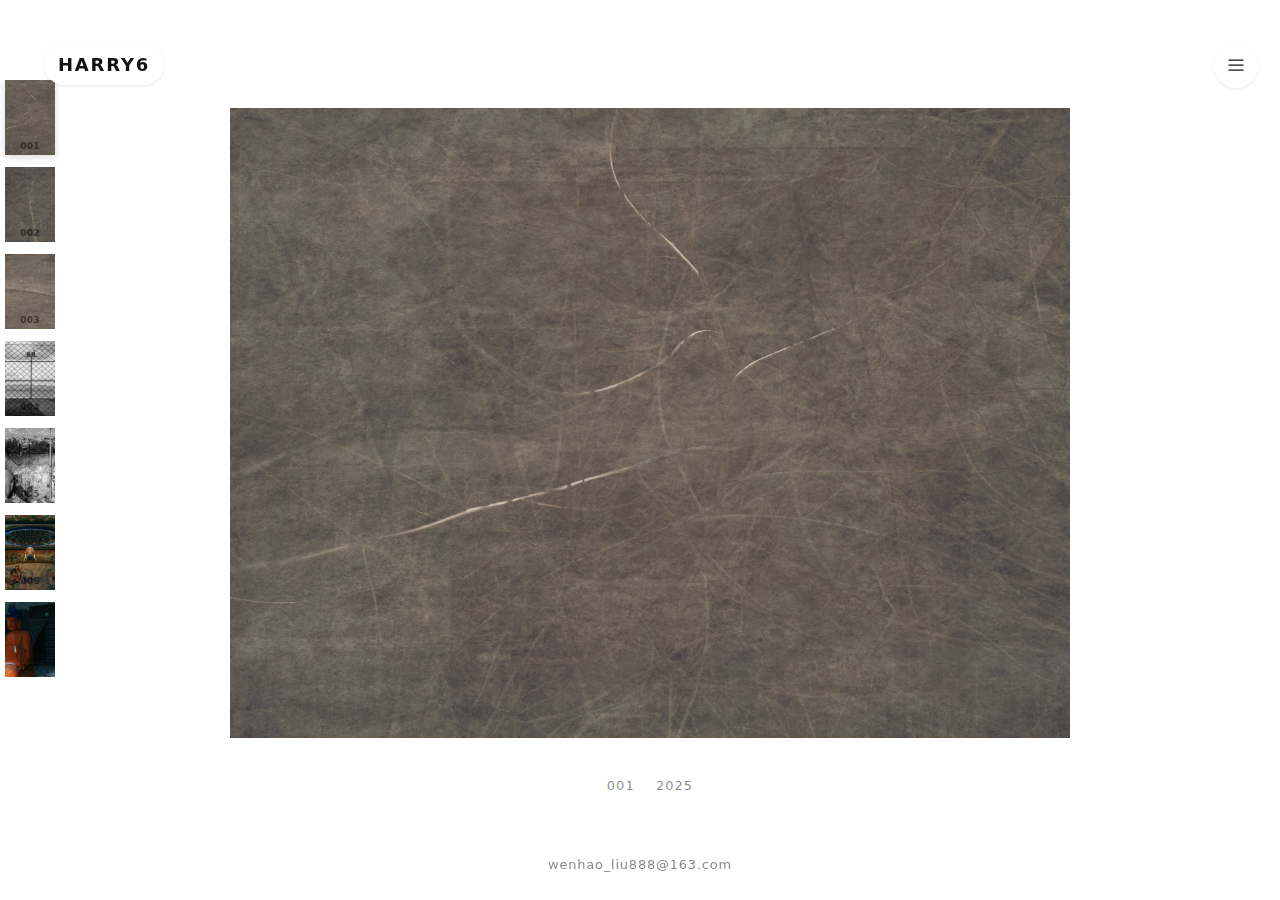
<file: images/index.html>
<!doctype html>
<html lang="en">
<head>
  <meta charset="utf-8" />
  <meta name="viewport" content="width=device-width, initial-scale=1" />
  <title>Images — HARRY6</title>

  <style>
    :root{
      --text:#111;
      --muted: rgba(0,0,0,.48);
      --line: rgba(0,0,0,.10);
      --leftPad: 56px;
      --accent: #F5C746;
    }
    *{ box-sizing:border-box; }
    html, body{
      margin:0;
      background:#fff;
      color:var(--text);
      font-family: ui-sans-serif, system-ui, -apple-system, "Segoe UI", Roboto, Arial, "PingFang SC","Microsoft YaHei", sans-serif;
      min-height: 100vh;
    }

    /* brand */
    .brand{
      position:fixed;
      top:44px;
      left:var(--leftPad);
      margin-left:-12px;
      z-index:1000;
      text-decoration:none;
      color:var(--text);
      font-weight:600;
      font-size:18px;
      letter-spacing:.10em;
      text-transform:uppercase;
      padding: 10px 14px;
      border-radius: 999px;
      background: rgba(255,255,255,0.85);
      box-shadow: 0 1px 3px rgba(0,0,0,0.1);
      transition: opacity .15s ease, box-shadow .15s ease;
    }
    .brand:hover{
      opacity:.78;
      box-shadow: 0 2px 6px rgba(0,0,0,0.15);
    }

    /* 顶部菜单按钮 */
    .menuToggle{
      display:none;
      position:fixed;
      top:44px;
      right:22px;
      width:44px;
      height:44px;
      border:none;
      background: rgba(255,255,255,0.85);
      border-radius: 999px;
      cursor:pointer;
      z-index:1001;
      box-shadow: 0 1px 3px rgba(0,0,0,0.1);
      transition: opacity .15s ease;
    }
    .menuToggle:hover{
      opacity:.75;
    }
    .menuToggle svg{
      width:20px;
      height:20px;
      stroke:var(--text);
      stroke-width:1.5;
      fill:none;
    }

    /* nav */
    .nav{
      position:fixed;
      left:var(--leftPad);
      top:50%;
      transform:translateY(-50%);
      z-index:1000;
      user-select:none;
    }
    .navItem{ margin: 18px 0; }

    .navBtn{
      display:inline-block;
      cursor:pointer;
      border:none;
      background: rgba(255,255,255,0.85);
      padding: 10px 12px;
      margin-left:-12px;
      font-size:15px;
      letter-spacing:.24em;
      text-transform:uppercase;
      color:var(--text);
      border-radius: 999px;
      box-shadow: 0 1px 3px rgba(0,0,0,0.1);
    }
    .navBtn:hover{
      color:var(--text);
      background: rgba(255,255,255,0.95);
      box-shadow: 0 2px 6px rgba(0,0,0,0.15);
    }
    .navBtn.is-active{ color:var(--text); }

    /* 主容器 */
    .container{
      display: flex;
      min-height: 100vh;
      padding-top: 80px;
      padding-bottom: 80px;
    }

    /* 左侧书签条 */
    .bookmarkStrip{
      width: 60px;
      flex-shrink: 0;
      display: flex;
      flex-direction: column;
      align-items: center;
      gap: 12px;
      padding: 0 10px;
      overflow-y: auto;
      max-height: calc(100vh - 160px);
      position: sticky;
      top: 80px;
    }

    .bookmark{
      width: 50px;
      height: 75px;
      background: #f5f5f5;
      cursor: pointer;
      position: relative;
      transition: all .2s ease;
      overflow: hidden;
    }
    .bookmark:hover{
      background: #e8e8e8;
    }
    .bookmark.active{
      background: var(--accent);
      box-shadow: 0 2px 8px rgba(0,0,0,0.15);
    }

    .bookmark img{
      width: 100%;
      height: 100%;
      object-fit: cover;
      display: block;
    }

    .bookmarkNum{
      position: absolute;
      bottom: 4px;
      left: 0;
      right: 0;
      text-align: center;
      font-size: 9px;
      font-weight: 600;
      letter-spacing: .02em;
      color: rgba(0,0,0,.5);
    }

    /* 主展示区 */
    .mainDisplay{
      flex: 1;
      display: flex;
      flex-direction: column;
      align-items: center;
      justify-content: center;
      padding: 0 80px 0 40px;
    }

    .imageWrapper{
      max-width: 100%;
      max-height: 70vh;
      display: flex;
      align-items: center;
      justify-content: center;
    }
    .imageWrapper img{
      max-width: 100%;
      max-height: 70vh;
      height: auto;
      display: block;
    }

    /* 极简信息显示 */
    .imageInfo{
      margin-top: 40px;
      text-align: center;
      font-size: 13px;
      letter-spacing: .08em;
      color: var(--muted);
    }
    .imageInfo span{
      margin: 0 8px;
    }

    /* email */
    .emailWrap{
      position: fixed;
      left: 50%;
      bottom: 28px;
      transform: translateX(-50%);
      z-index:1000;
      font-size:13px;
      letter-spacing:.06em;
      color:var(--muted);
      text-align: center;
    }
    .emailCopy{
      cursor:pointer;
      padding: 6px 10px;
      border:1px solid transparent;
      border-radius:999px;
      transition: border-color .15s ease, color .15s ease;
    }
    .emailCopy:hover{
      border-color: var(--line);
      color: var(--text);
    }

    /* 小屏幕设备调整 */
    @media (max-width: 1024px){
      :root{
        --leftPad: 22px;
      }
      .brand{ top:22px; }
      .menuToggle{ top:22px; }
      .nav{ display: none; }
      .menuToggle{ display: block; }

      .container{
        padding-top: 60px;
        flex-direction: column;
      }

      .bookmarkStrip{
        width: 100%;
        flex-direction: row;
        max-height: none;
        position: relative;
        top: 0;
        padding: 0 20px;
        gap: 8px;
        overflow-x: auto;
        order: 2;
        margin-top: 20px;
      }

      .bookmark{
        width: 45px;
        height: 65px;
        flex-shrink: 0;
      }

      .mainDisplay{
        padding: 0 20px;
        order: 1;
      }

      .imageWrapper img{
        max-height: 55vh;
      }
    }

    /* 全屏菜单 */
    .fullscreenMenu{
      display: none;
      position: fixed;
      top: 0;
      left: 0;
      width: 100vw;
      height: 100vh;
      background: #fff;
      z-index: 2000;
      opacity: 0;
      pointer-events: none;
      transition: opacity 0.3s ease;
      overflow-y: auto;
      padding: 80px 32px 32px;
    }
    .fullscreenMenu.is-open{
      opacity: 1;
      pointer-events: auto;
    }

    .menuCloseBtn{
      position: absolute;
      top: 32px;
      right: 32px;
      width: 44px;
      height: 44px;
      border: none;
      background: none;
      cursor: pointer;
      font-size: 32px;
      color: #000;
      line-height: 1;
      padding: 0;
    }
    .menuCloseBtn:hover{
      opacity: 0.6;
    }

    .menuCategoryTitle{
      font-size: 48px;
      font-weight: 300;
      letter-spacing: 0.02em;
      color: #000;
      padding: 32px 0 16px 0;
      margin: 0;
      border-bottom: 1px solid rgba(0,0,0,0.1);
    }

    .menuItem{
      display: block;
      font-size: 18px;
      font-weight: 400;
      letter-spacing: 0.04em;
      color: rgba(0,0,0,0.7);
      padding: 16px 0 16px 24px;
      text-decoration: none;
      transition: all 0.2s ease;
    }
    .menuItem:hover{
      color: #000;
      padding-left: 32px;
    }
    .menuItem .year{
      color: rgba(0,0,0,0.4);
      font-size: 14px;
      margin-left: 0.5em;
    }

    /* 全平台统一全屏菜单 */
    @media (min-width: 1025px){
      .menuToggle{
        display: block !important;
      }
      .nav{
        display: none !important;
      }
      .fullscreenMenu{
        display: block !important;
      }
    }

    @media (min-width: 768px) and (max-width: 1024px){
      .menuToggle{
        display: block !important;
      }
      .nav{
        display: none !important;
      }
      .fullscreenMenu{
        display: block !important;
      }
    }

    @media (max-width: 767px){
      .fullscreenMenu{
        display: block !important;
      }
      .menuToggle{
        display: block !important;
      }
    }
  </style>
</head>

<body>

  <a class="brand" href="../">HARRY6</a>

  <nav class="nav" aria-label="Primary">
    <div class="navItem" data-menu="projects"><button class="navBtn" type="button">PROJECTS</button></div>
    <div class="navItem" data-menu="images"><button class="navBtn" type="button">IMAGES</button></div>
    <div class="navItem" data-menu="about"><button class="navBtn" type="button">ABOUT</button></div>
  </nav>

  <button class="menuToggle" id="menuToggle" aria-label="Menu">
    <svg viewBox="0 0 24 24">
      <path d="M3 12h18M3 6h18M3 18h18"/>
    </svg>
  </button>

  <div class="container">
    <!-- 左侧书签条 -->
    <div class="bookmarkStrip" id="bookmarkStrip"></div>

    <!-- 主展示区 -->
    <div class="mainDisplay">
      <div class="imageWrapper">
        <img id="mainImage" src="" alt="">
      </div>
      <div class="imageInfo">
        <span id="infoNum">001</span>
        <span id="infoYear">2025</span>
      </div>
    </div>
  </div>

  <div class="emailWrap">
    <span id="emailCopy" class="emailCopy" title="Click to copy">wenhao_liu888@163.com</span>
  </div>

  <script>
    const REPO = location.pathname.split("/").filter(Boolean).length > 1 ? "/" + location.pathname.split("/")[1] + "/" : "/";
    const BASE = REPO;

    const PROJECTS = [
      { title: "Yellow River", year: "2025", href: BASE + "projects/yellow-river/" },
      { title: "Frontispiece", year: "2024", href: BASE + "projects/frontispiece/" },
      { title: "Formless Buddha", year: "2023", href: BASE + "projects/formless-buddha/" },
      { title: "Yellow", year: "2021", href: BASE + "projects/yellow/" }
    ];

    const IMAGES_HREF = BASE + "images/";
    const ABOUT_HREF = BASE + "about/";

    const isTouchDevice = 'ontouchstart' in window || navigator.maxTouchPoints > 0;
    const isIPad = window.innerWidth >= 768 && window.innerWidth <= 1024;

    const panel = document.createElement('div');
    panel.className = 'panel';
    panel.role = 'dialog';
    panel.setAttribute('aria-hidden', 'true');
    panel.innerHTML = '<ul class="panelList"></ul>';
    document.body.appendChild(panel);

    const panelList = panel.querySelector('.panelList');
    const items = Array.from(document.querySelectorAll('.navItem'));
    const btns = Array.from(document.querySelectorAll('.navBtn'));

    let activeKey = null;
    let closeTimer = null;

    function setActiveButton(key){
      btns.forEach(b => b.classList.remove('is-active'));
      const item = items.find(i => i.dataset.menu === key);
      if(item) item.querySelector('.navBtn').classList.add('is-active');
    }

    function renderList(list){
      panelList.innerHTML = list.map(it => `
        <li>
          <a class="panelLink" href="${it.href}">
            ${it.title} <span class="year">— ${it.year}</span>
          </a>
        </li>
      `).join('');
    }

    function positionPanelNearButton(btn){
      const r = btn.getBoundingClientRect();
      const gap = 14;
      let left = Math.round(r.right + gap);
      let top  = Math.round(r.top + r.height/2);

      panel.style.top = `${top}px`;
      panel.style.transform = 'translateY(-50%)';

      const panelWidth = Math.min(panel.offsetWidth || 360, window.innerWidth - 24);
      if(left + panelWidth + 12 > window.innerWidth){
        left = Math.round(r.left - gap - panelWidth);
      }
      left = Math.max(12, left);
      panel.style.left = `${left}px`;
    }

    function openPanelFor(key, btn){
      clearTimeout(closeTimer);
      activeKey = key;
      setActiveButton(key);

      if(key === 'projects') renderList(PROJECTS);

      panel.classList.add('is-open');
      panel.setAttribute('aria-hidden','false');
      requestAnimationFrame(() => positionPanelNearButton(btn));
    }

    function closePanel(){
      activeKey = null;
      btns.forEach(b => b.classList.remove('is-active'));
      panel.classList.remove('is-open');
      panel.setAttribute('aria-hidden','true');
    }

    function scheduleClose(){
      clearTimeout(closeTimer);
      closeTimer = setTimeout(closePanel, 220);
    }

    items.forEach(item => {
      const key = item.dataset.menu;
      const btn = item.querySelector('.navBtn');

      if((!isTouchDevice || isIPad) && (key === 'projects' || key === 'images')){
        item.addEventListener('mouseenter', () => openPanelFor(key, btn));
        item.addEventListener('mouseleave', scheduleClose);
      }

      if(isIPad || !isTouchDevice){
        btn.addEventListener('click', (e) => {
          if(key === 'images'){
            window.location.href = IMAGES_HREF;
            e.preventDefault();
            return;
          }
          if(key === 'about'){
            window.location.href = ABOUT_HREF;
            e.preventDefault();
            return;
          }
          if(panel.classList.contains('is-open') && activeKey === key){
            closePanel();
          }else{
            openPanelFor(key, btn);
          }
          e.preventDefault();
        });
      }else{
        btn.addEventListener('touchstart', (e) => {
          if(key === 'images'){
            window.location.href = IMAGES_HREF;
            return;
          }
          if(key === 'about'){
            window.location.href = ABOUT_HREF;
            return;
          }
          if(panel.classList.contains('is-open') && activeKey === key){
            closePanel();
          }else{
            openPanelFor(key, btn);
          }
        }, {passive: true});
      }
    });

    if(!isTouchDevice || isIPad){
      panel.addEventListener('mouseenter', () => clearTimeout(closeTimer));
      panel.addEventListener('mouseleave', scheduleClose);
    }

    if(isTouchDevice && !isIPad){
      document.addEventListener('touchstart', (e) => {
        const isNav = e.target.closest('.nav');
        const isPanel = e.target.closest('.panel');
        if(!isNav && !isPanel && panel.classList.contains('is-open')) closePanel();
      });
    }else{
      document.addEventListener('mousedown', (e) => {
        const isNav = e.target.closest('.nav');
        const isPanel = e.target.closest('.panel');
        if(!isNav && !isPanel && panel.classList.contains('is-open')) closePanel();
      });
    }

    document.addEventListener('keydown', (e) => {
      if(e.key === 'Escape' && panel.classList.contains('is-open')) closePanel();
    });

    // 邮箱复制
    const emailEl = document.getElementById('emailCopy');
    let toastTimer = null;

    async function copyEmail(){
      const text = emailEl.textContent.trim();
      try{
        await navigator.clipboard.writeText(text);
      }catch(err){
        const ta = document.createElement('textarea');
        ta.value = text;
        document.body.appendChild(ta);
        ta.select();
        document.execCommand('copy');
        document.body.removeChild(ta);
      }
      emailEl.textContent = 'COPIED!';
      clearTimeout(toastTimer);
      toastTimer = setTimeout(()=>emailEl.textContent = 'wenhao_liu888@163.com', 900);
    }
    emailEl.addEventListener('click', copyEmail);
  </script>

  <style>
    .panel{
      position:fixed;
      width: 360px;
      max-width: calc(100vw - 24px);
      background:#fff;
      border:1px solid var(--line);
      padding: 18px;
      z-index:1001;
      opacity:0;
      pointer-events:none;
      transform: translateY(-8px);
      transition: opacity .14s ease, transform .14s ease;
    }
    .panel.is-open{
      opacity:1;
      pointer-events:auto;
      transform: translateY(0);
    }
    .panel::before{
      content:"";
      position:absolute;
      left:-18px;
      top:0;
      width:18px;
      height:100%;
      background:transparent;
    }
    .panelList{ list-style:none; padding:0; margin:0; }
    .panelList li{ margin: 10px 0; }
    .panelLink{
      text-decoration:none;
      color:var(--text);
      font-size:16px;
      letter-spacing:.02em;
      display:inline-block;
      padding: 6px 4px;
    }
    .panelLink:hover{ opacity:.75; }
    .panelLink .year{
      color:var(--muted);
      margin-left:.35em;
      letter-spacing:.06em;
    }
  </style>

  <!-- 全屏菜单 -->
  <div class="fullscreenMenu" id="fullscreenMenu">
    <button class="menuCloseBtn" id="menuCloseBtn" aria-label="Close menu">&times;</button>

    <h2 class="menuCategoryTitle">PROJECTS</h2>
    <a class="menuItem" href="projects/yellow-river/">Yellow River <span class="year">(2025)</span></a>
    <a class="menuItem" href="projects/frontispiece/">Frontispiece <span class="year">(2024)</span></a>
    <a class="menuItem" href="projects/formless-buddha/">Formless Buddha <span class="year">(2023)</span></a>
    <a class="menuItem" href="projects/yellow/">Yellow <span class="year">(2021)</span></a>

    <h2 class="menuCategoryTitle">IMAGES</h2>
    <a class="menuItem" href="images/">Images</a>

    <h2 class="menuCategoryTitle">ABOUT</h2>
    <a class="menuItem" href="about/">About</a>
  </div>

  <script>
    const menuToggle = document.getElementById('menuToggle');
    const fullscreenMenu = document.getElementById('fullscreenMenu');
    const menuCloseBtn = document.getElementById('menuCloseBtn');

    if(menuToggle && fullscreenMenu){
      const pathParts = location.pathname.split("/").filter(Boolean);
      const BASE = pathParts.length > 0 ? "/" + pathParts[0] + "/" : "/";

      const menuItems = fullscreenMenu.querySelectorAll('.menuItem');
      menuItems.forEach(item => {
        const currentHref = item.getAttribute('href');
        if (currentHref && !currentHref.startsWith('/')) {
          item.setAttribute('href', BASE + currentHref);
        }
      });

      menuToggle.addEventListener('click', (e) => {
        e.stopPropagation();
        fullscreenMenu.classList.add('is-open');
        document.body.style.overflow = 'hidden';
      });

      menuCloseBtn.addEventListener('click', () => {
        fullscreenMenu.classList.remove('is-open');
        document.body.style.overflow = '';
      });

      fullscreenMenu.addEventListener('click', (e) => {
        if(e.target === fullscreenMenu){
          fullscreenMenu.classList.remove('is-open');
          document.body.style.overflow = '';
        }
      });
    }
  </script>

  <!-- 档案数据 -->
  <script>
    document.addEventListener('DOMContentLoaded', () => {
      // 使用 Yellow River 项目图片作为示例
      const images = [
        { num: '001', year: '2025', src: '../assets/yellow-river/01.jpg', thumb: '../assets/yellow-river/01.jpg' },
        { num: '002', year: '2025', src: '../assets/yellow-river/02.jpg', thumb: '../assets/yellow-river/02.jpg' },
        { num: '003', year: '2025', src: '../assets/yellow-river/03.jpg', thumb: '../assets/yellow-river/03.jpg' },
        { num: '004', year: '2024', src: '../assets/frontispiece/01.jpg', thumb: '../assets/frontispiece/01.jpg' },
        { num: '005', year: '2024', src: '../assets/frontispiece/02.jpg', thumb: '../assets/frontispiece/02.jpg' },
        { num: '006', year: '2023', src: '../assets/formless-buddha/01.jpg', thumb: '../assets/formless-buddha/01.jpg' },
        { num: '007', year: '2023', src: '../assets/formless-buddha/02.jpg', thumb: '../assets/formless-buddha/02.jpg' }
      ];

      let currentIndex = 0;
      const mainImage = document.getElementById('mainImage');
      const infoNum = document.getElementById('infoNum');
      const infoYear = document.getElementById('infoYear');
      const bookmarkStrip = document.getElementById('bookmarkStrip');

      function createBookmarks() {
        images.forEach((img, index) => {
          const bookmark = document.createElement('div');
          bookmark.className = 'bookmark' + (index === 0 ? ' active' : '');
          bookmark.innerHTML = `
            <img src="${img.thumb}" alt="${img.num}">
            <div class="bookmarkNum">${img.num}</div>
          `;
          bookmark.addEventListener('click', () => showImage(index));
          bookmarkStrip.appendChild(bookmark);
        });
      }

      function showImage(index) {
        currentIndex = index;
        const img = images[index];

        mainImage.src = img.src;
        infoNum.textContent = img.num;
        infoYear.textContent = img.year;

        const bookmarks = bookmarkStrip.querySelectorAll('.bookmark');
        bookmarks.forEach((b, i) => {
          b.classList.toggle('active', i === index);
        });
      }

      function showPrev() {
        currentIndex = (currentIndex - 1 + images.length) % images.length;
        showImage(currentIndex);
      }

      function showNext() {
        currentIndex = (currentIndex + 1) % images.length;
        showImage(currentIndex);
      }

      document.addEventListener('keydown', (e) => {
        if(e.key === 'ArrowLeft') showPrev();
        if(e.key === 'ArrowRight') showNext();
      });

      createBookmarks();
      showImage(0);
    });
  </script>

</body>
</html>
</file>
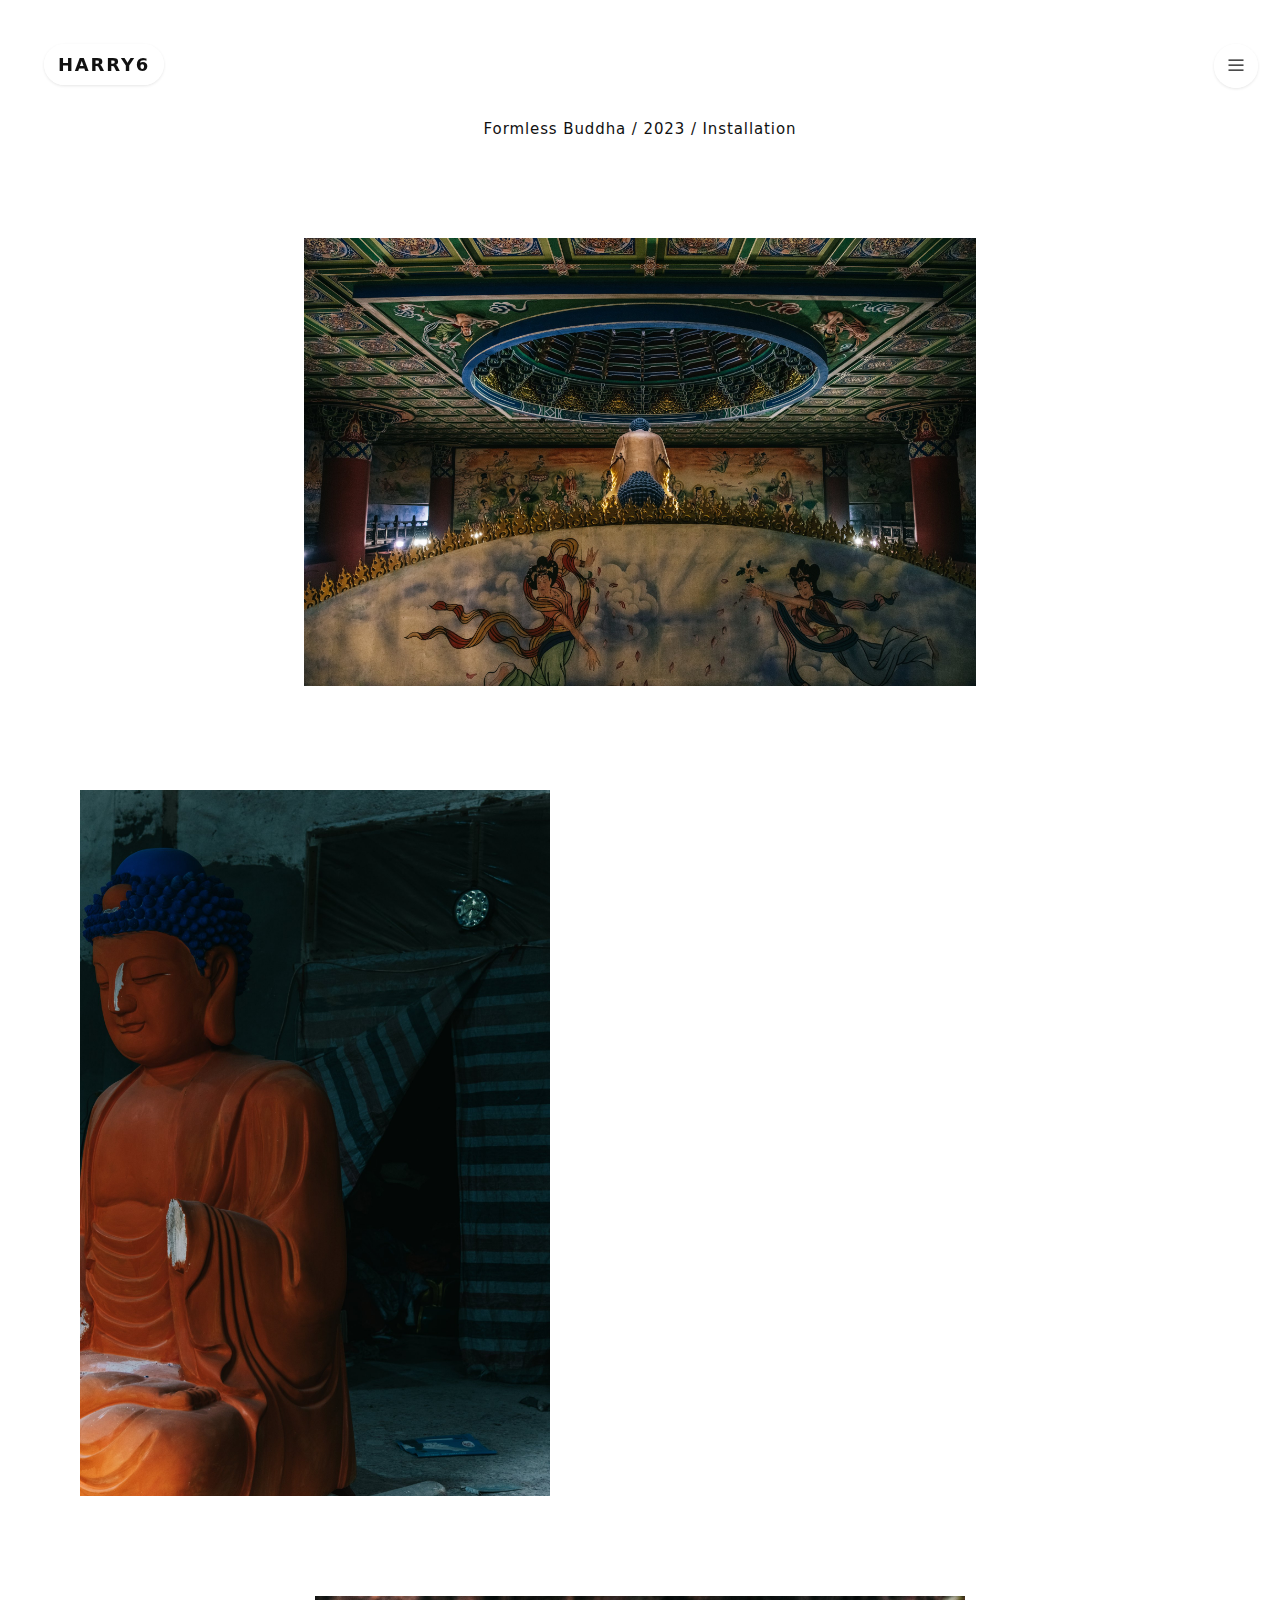
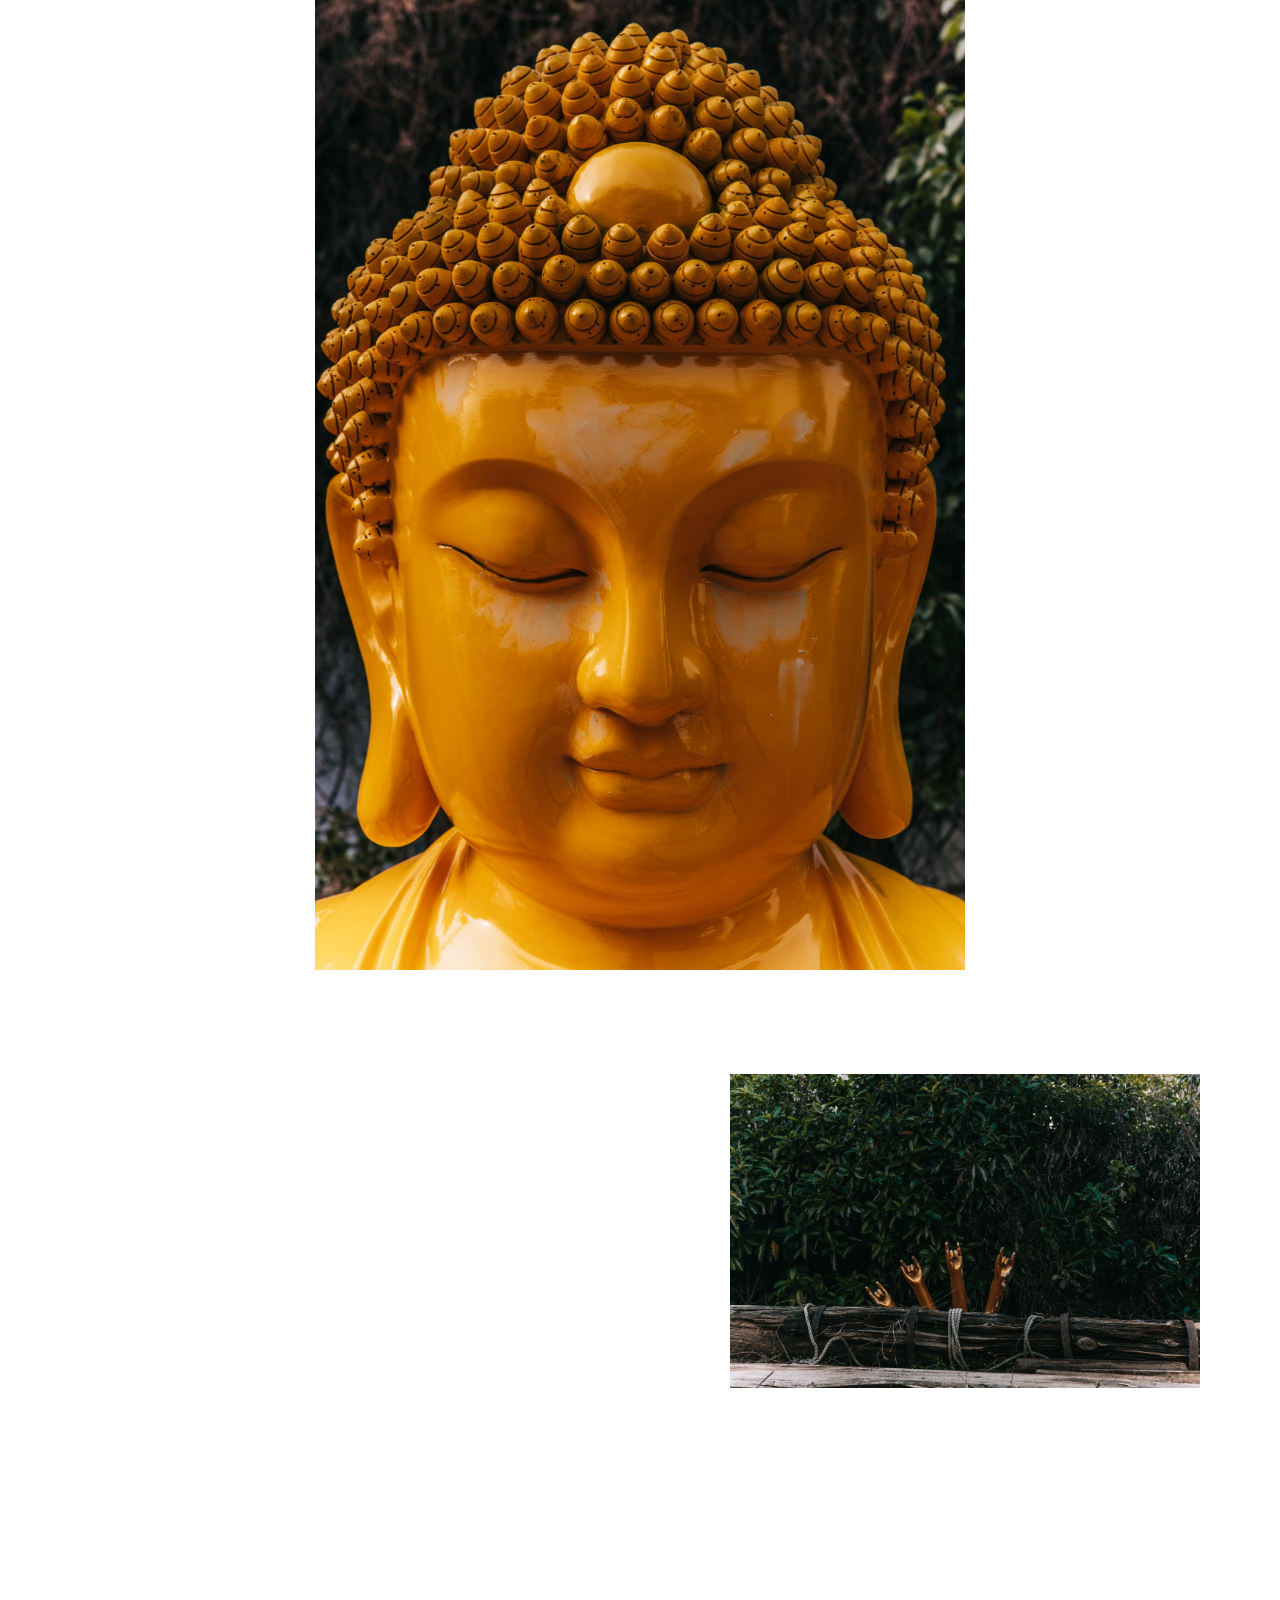
<file: projects/formless-buddha/index.html>
<!doctype html>
<html lang="en">
<head>
  <meta charset="utf-8" />
  <meta name="viewport" content="width=device-width, initial-scale=1" />
  <title>Formless Buddha (2023) — HARRY6</title>

  <style>
    :root{
      --text:#111;
      --muted: rgba(0,0,0,.48);
      --line: rgba(0,0,0,.10);
      --leftPad: 56px;
    }
    *{ box-sizing:border-box; }
    html, body{
      margin:0;
      background:#fff;
      color:var(--text);
      font-family: ui-sans-serif, system-ui, -apple-system, "Segoe UI", Roboto, Arial, "PingFang SC","Microsoft YaHei", sans-serif;
    }

    /* brand */
    .brand{
      position:fixed;
      top:44px;
      left:var(--leftPad);
      margin-left:-12px;
      z-index:1000;
      text-decoration:none;
      color:var(--text);
      font-weight:600;
      font-size:18px;
      letter-spacing:.10em;
      text-transform:uppercase;
      padding: 10px 14px;
      border-radius: 999px;
      background: rgba(255,255,255,0.85);
      box-shadow: 0 1px 3px rgba(0,0,0,0.1);
      transition: opacity .15s ease, box-shadow .15s ease;
    }
    .brand:hover{
      opacity:.78;
      box-shadow: 0 2px 6px rgba(0,0,0,0.15);
    }

    /* 顶部菜单按钮 */
    .menuToggle{
      display:none;
      position:fixed;
      top:44px;
      right:22px;
      width:44px;
      height:44px;
      border:none;
      background: rgba(255,255,255,0.85);
      border-radius: 999px;
      cursor:pointer;
      z-index:1001;
      box-shadow: 0 1px 3px rgba(0,0,0,0.1);
      transition: opacity .15s ease;
    }
    .menuToggle:hover{
      opacity:.75;
    }
    .menuToggle svg{
      width:20px;
      height:20px;
      stroke:var(--text);
      stroke-width:1.5;
      fill:none;
    }

    /* nav */
    .nav{
      position:fixed;
      left:var(--leftPad);
      top:50%;
      transform:translateY(-50%);
      z-index:1000;
      user-select:none;
    }
    .navItem{ margin: 18px 0; }

    .navBtn{
      display:inline-block;
      cursor:pointer;
      border:none;
      background: rgba(255,255,255,0.85);
      padding: 10px 12px;
      margin-left:-12px;
      font-size:15px;
      letter-spacing:.24em;
      text-transform:uppercase;
      color:var(--text);
      border-radius: 999px;
      box-shadow: 0 1px 3px rgba(0,0,0,0.1);
    }
    .navBtn:hover{
      color:var(--text);
      background: rgba(255,255,255,0.95);
      box-shadow: 0 2px 6px rgba(0,0,0,0.15);
    }
    .navBtn.is-active{ color:var(--text); }

    /* 主容器 */
    .container{
      padding-top: 120px;
      padding-bottom: 120px;
      min-height: 100vh;
    }

    /* 系列标题 */
    .seriesHeader{
      text-align: center;
      margin-bottom: 100px;
      padding: 0 40px;
    }
    .seriesHeader h1{
      font-size: 15px;
      font-weight: 500;
      letter-spacing: .06em;
      margin: 0;
      color: var(--text);
    }

    /* 杂志错落排版 */
    .magazineScroll{
      max-width: 1200px;
      margin: 0 auto;
      padding: 0 40px;
    }

    .magazineItem{
      margin-bottom: 100px;
    }

    /* 居中 */
    .magazineItem.center{
      text-align: center;
    }
    .magazineItem.center img{
      max-width: 60%;
      height: auto;
      display: inline-block;
    }

    /* 左对齐 */
    .magazineItem.left{
      text-align: left;
    }
    .magazineItem.left img{
      max-width: 42%;
      height: auto;
      display: block;
    }

    /* 中等居中 */
    .magazineItem.center-medium{
      text-align: center;
    }
    .magazineItem.center-medium img{
      max-width: 58%;
      height: auto;
      display: inline-block;
    }

    /* 右对齐 */
    .magazineItem.right{
      text-align: right;
    }
    .magazineItem.right img{
      max-width: 42%;
      height: auto;
      display: block;
      margin-left: auto;
    }

    /* 宽幅居中 */
    .magazineItem.wide-center{
      text-align: center;
    }
    .magazineItem.wide-center img{
      max-width: 70%;
      height: auto;
      display: inline-block;
    }

    /* email */
    .emailWrap{
      position:fixed;
      left:50%;
      bottom:28px;
      transform:translateX(-50%);
      z-index:1000;
      font-size:13px;
      letter-spacing:.06em;
      color:var(--muted);
      text-align: center;
      opacity: 0;
      pointer-events: none;
      transition: opacity 0.3s ease;
    }
    .emailWrap.visible{
      opacity: 1;
      pointer-events: auto;
    }
    .emailCopy{
      cursor:pointer;
      padding: 6px 10px;
      border:1px solid transparent;
      border-radius:999px;
      transition: border-color .15s ease, color .15s ease;
    }
    .emailCopy:hover{
      border-color: var(--line);
      color: var(--text);
    }

    .toast{
      position:absolute;
      left:100%;
      top:50%;
      transform: translate(10px,-50%);
      font-size:12px;
      color:rgba(0,0,0,.30);
      letter-spacing:.18em;
      text-transform:uppercase;
      opacity:0;
      transition: opacity .18s ease;
      pointer-events:none;
    }
    .toast.show{ opacity:1; }

    /* 小屏幕设备调整 */
    @media (max-width: 1024px){
      :root{
        --leftPad: 22px;
      }
      .brand{ top:22px; }
      .menuToggle{ top:22px; }
      .nav{ display: none; }
      .menuToggle{ display: block; }

      .container{
        padding-top: 80px;
        padding-bottom: 100px;
      }
      .seriesHeader{
        padding: 0 20px;
        margin-bottom: 60px;
      }
      .magazineScroll{
        padding: 0 20px;
      }
      .magazineItem{
        margin-bottom: 60px;
        text-align: center;
      }
      .magazineItem.center img,
      .magazineItem.center-medium img,
      .magazineItem.left img,
      .magazineItem.right img,
      .magazineItem.wide-center img{
        max-width: 75%;
        margin: 0 auto;
        display: block;
      }
    }

    @media (max-width: 600px){
      .magazineItem.center img,
      .magazineItem.center-medium img,
      .magazineItem.left img,
      .magazineItem.right img,
      .magazineItem.wide-center img{
        max-width: 90%;
      }
    }

    /* 全屏菜单 */
    .fullscreenMenu{
      display: none;
      position: fixed;
      top: 0;
      left: 0;
      width: 100vw;
      height: 100vh;
      background: #fff;
      z-index: 2000;
      opacity: 0;
      pointer-events: none;
      transition: opacity 0.3s ease;
      overflow-y: auto;
      padding: 80px 32px 32px;
    }
    .fullscreenMenu.is-open{
      opacity: 1;
      pointer-events: auto;
    }

    .menuCloseBtn{
      position: absolute;
      top: 32px;
      right: 32px;
      width: 44px;
      height: 44px;
      border: none;
      background: none;
      cursor: pointer;
      font-size: 32px;
      color: #000;
      line-height: 1;
      padding: 0;
    }
    .menuCloseBtn:hover{
      opacity: 0.6;
    }

    .menuCategoryTitle{
      font-size: 48px;
      font-weight: 300;
      letter-spacing: 0.02em;
      color: #000;
      padding: 32px 0 16px 0;
      margin: 0;
      border-bottom: 1px solid rgba(0,0,0,0.1);
    }

    .menuItem{
      display: block;
      font-size: 18px;
      font-weight: 400;
      letter-spacing: 0.04em;
      color: rgba(0,0,0,0.7);
      padding: 16px 0 16px 24px;
      text-decoration: none;
      transition: all 0.2s ease;
    }
    .menuItem:hover{
      color: #000;
      padding-left: 32px;
    }
    .menuItem .year{
      color: rgba(0,0,0,0.4);
      font-size: 14px;
      margin-left: 0.5em;
    }

    /* 全平台统一全屏菜单 */
    @media (min-width: 1025px){
      .menuToggle{
        display: block !important;
      }
      .nav{
        display: none !important;
      }
      .fullscreenMenu{
        display: block !important;
      }
    }

    @media (min-width: 768px) and (max-width: 1024px){
      .menuToggle{
        display: block !important;
      }
      .nav{
        display: none !important;
      }
      .fullscreenMenu{
        display: block !important;
      }
    }

    @media (max-width: 767px){
      .fullscreenMenu{
        display: block !important;
      }
      .menuToggle{
        display: block !important;
      }
    }
  </style>
</head>

<body>

  <a class="brand" href="../../">HARRY6</a>

  <nav class="nav" aria-label="Primary">
    <div class="navItem" data-menu="projects"><button class="navBtn" type="button">PROJECTS</button></div>
    <div class="navItem" data-menu="images"><button class="navBtn" type="button">IMAGES</button></div>
    <div class="navItem" data-menu="about"><button class="navBtn" type="button">ABOUT</button></div>
  </nav>

  <button class="menuToggle" id="menuToggle" aria-label="Menu">
    <svg viewBox="0 0 24 24">
      <path d="M3 12h18M3 6h18M3 18h18"/>
    </svg>
  </button>

  <div class="container">
    <div class="seriesHeader">
      <h1>Formless Buddha / 2023 / Installation</h1>
    </div>

    <div class="magazineScroll">
      <div class="magazineItem center">
        <img src="../../assets/formless-buddha/01.jpg" alt="Formless Buddha No.1">
      </div>

      <div class="magazineItem left">
        <img src="../../assets/formless-buddha/02.jpg" alt="Formless Buddha No.2">
      </div>

      <div class="magazineItem center-medium">
        <img src="../../assets/formless-buddha/03.jpg" alt="Formless Buddha No.3">
      </div>

      <div class="magazineItem right">
        <img src="../../assets/formless-buddha/04.jpg" alt="Formless Buddha No.4">
      </div>
    </div>
  </div>

  <div class="emailWrap">
    <span id="emailCopy" class="emailCopy" title="Click to copy">wenhao_liu888@163.com</span>
    <span id="toast" class="toast">COPIED</span>
  </div>

  <script>
    const REPO = location.pathname.split("/").filter(Boolean).length > 2 ? "/" + location.pathname.split("/")[1] + "/" : "/";
    const BASE = REPO;

    const PROJECTS = [
      { title: "Yellow River", year: "2025", href: BASE + "projects/yellow-river/" },
      { title: "Frontispiece", year: "2024", href: BASE + "projects/frontispiece/" },
      { title: "Formless Buddha", year: "2023", href: BASE + "projects/formless-buddha/" },
      { title: "Yellow", year: "2021", href: BASE + "projects/yellow/" }
    ];

    const IMAGES = [
      { title: "Yellow River", year: "2025", href: BASE + "images/" }
    ];

    const IMAGES_HREF = BASE + "images/";
    const ABOUT_HREF = BASE + "about/";

    const isTouchDevice = 'ontouchstart' in window || navigator.maxTouchPoints > 0;
    const isIPad = window.innerWidth >= 768 && window.innerWidth <= 1024;

    const panel = document.createElement('div');
    panel.className = 'panel';
    panel.role = 'dialog';
    panel.setAttribute('aria-hidden', 'true');
    panel.innerHTML = '<ul class="panelList"></ul>';
    document.body.appendChild(panel);

    const panelList = panel.querySelector('.panelList');
    const items = Array.from(document.querySelectorAll('.navItem'));
    const btns = Array.from(document.querySelectorAll('.navBtn'));

    let activeKey = null;
    let closeTimer = null;

    function setActiveButton(key){
      btns.forEach(b => b.classList.remove('is-active'));
      const item = items.find(i => i.dataset.menu === key);
      if(item) item.querySelector('.navBtn').classList.add('is-active');
    }

    function renderList(list){
      panelList.innerHTML = list.map(it => `
        <li>
          <a class="panelLink" href="${it.href}">
            ${it.title} <span class="year">— ${it.year}</span>
          </a>
        </li>
      `).join('');
    }

    function positionPanelNearButton(btn){
      const r = btn.getBoundingClientRect();
      const gap = 14;
      let left = Math.round(r.right + gap);
      let top  = Math.round(r.top + r.height/2);

      panel.style.top = `${top}px`;
      panel.style.transform = 'translateY(-50%)';

      const panelWidth = Math.min(panel.offsetWidth || 360, window.innerWidth - 24);
      if(left + panelWidth + 12 > window.innerWidth){
        left = Math.round(r.left - gap - panelWidth);
      }
      left = Math.max(12, left);
      panel.style.left = `${left}px`;
    }

    function openPanelFor(key, btn){
      clearTimeout(closeTimer);
      activeKey = key;
      setActiveButton(key);

      if(key === 'projects') renderList(PROJECTS);
      if(key === 'images') renderList(IMAGES);

      panel.classList.add('is-open');
      panel.setAttribute('aria-hidden','false');
      requestAnimationFrame(() => positionPanelNearButton(btn));
    }

    function closePanel(){
      activeKey = null;
      btns.forEach(b => b.classList.remove('is-active'));
      panel.classList.remove('is-open');
      panel.setAttribute('aria-hidden','true');
    }

    function scheduleClose(){
      clearTimeout(closeTimer);
      closeTimer = setTimeout(closePanel, 220);
    }

    items.forEach(item => {
      const key = item.dataset.menu;
      const btn = item.querySelector('.navBtn');

      if((!isTouchDevice || isIPad) && (key === 'projects' || key === 'images')){
        item.addEventListener('mouseenter', () => openPanelFor(key, btn));
        item.addEventListener('mouseleave', scheduleClose);
      }

      if(isIPad || !isTouchDevice){
        btn.addEventListener('click', (e) => {
          if(key === 'images'){
            window.location.href = IMAGES_HREF;
            e.preventDefault();
            return;
          }
          if(key === 'about'){
            window.location.href = ABOUT_HREF;
            e.preventDefault();
            return;
          }
          if(panel.classList.contains('is-open') && activeKey === key){
            closePanel();
          }else{
            openPanelFor(key, btn);
          }
          e.preventDefault();
        });
      }else{
        btn.addEventListener('touchstart', (e) => {
          if(key === 'images'){
            window.location.href = IMAGES_HREF;
            return;
          }
          if(key === 'about'){
            window.location.href = ABOUT_HREF;
            return;
          }
          if(panel.classList.contains('is-open') && activeKey === key){
            closePanel();
          }else{
            openPanelFor(key, btn);
          }
        }, {passive: true});
      }
    });

    if(!isTouchDevice || isIPad){
      panel.addEventListener('mouseenter', () => clearTimeout(closeTimer));
      panel.addEventListener('mouseleave', scheduleClose);
    }

    if(isTouchDevice && !isIPad){
      document.addEventListener('touchstart', (e) => {
        const isNav = e.target.closest('.nav');
        const isPanel = e.target.closest('.panel');
        if(!isNav && !isPanel && panel.classList.contains('is-open')) closePanel();
      });
    }else{
      document.addEventListener('mousedown', (e) => {
        const isNav = e.target.closest('.nav');
        const isPanel = e.target.closest('.panel');
        if(!isNav && !isPanel && panel.classList.contains('is-open')) closePanel();
      });
    }

    document.addEventListener('keydown', (e) => {
      if(e.key === 'Escape' && panel.classList.contains('is-open')) closePanel();
    });

    // 邮箱复制
    const emailEl = document.getElementById('emailCopy');
    const toast = document.getElementById('toast');
    let toastTimer = null;

    async function copyEmail(){
      const text = emailEl.textContent.trim();
      try{
        await navigator.clipboard.writeText(text);
      }catch(err){
        const ta = document.createElement('textarea');
        ta.value = text;
        document.body.appendChild(ta);
        ta.select();
        document.execCommand('copy');
        document.body.removeChild(ta);
      }
      toast.classList.add('show');
      clearTimeout(toastTimer);
      toastTimer = setTimeout(()=>toast.classList.remove('show'), 900);
    }
    emailEl.addEventListener('click', copyEmail);

    // 邮箱隐藏 - 滚到底部显示
    const emailWrap = document.querySelector('.emailWrap');
    if(emailWrap){
      const trigger = document.createElement('div');
      trigger.className = 'footer-trigger';
      trigger.style.height = '1px';
      document.body.appendChild(trigger);

      const observer = new IntersectionObserver((entries) => {
        entries.forEach(entry => {
          if(entry.isIntersecting){
            emailWrap.classList.add('visible');
          }
        });
      }, { threshold: 0.1 });
      observer.observe(trigger);
    }
  </script>

  <style>
    .panel{
      position:fixed;
      width: 360px;
      max-width: calc(100vw - 24px);
      background:#fff;
      border:1px solid var(--line);
      padding: 18px;
      z-index:1001;
      opacity:0;
      pointer-events:none;
      transform: translateY(-8px);
      transition: opacity .14s ease, transform .14s ease;
    }
    .panel.is-open{
      opacity:1;
      pointer-events:auto;
      transform: translateY(0);
    }
    .panel::before{
      content:"";
      position:absolute;
      left:-18px;
      top:0;
      width:18px;
      height:100%;
      background:transparent;
    }
    .panelList{ list-style:none; padding:0; margin:0; }
    .panelList li{ margin: 10px 0; }
    .panelLink{
      text-decoration:none;
      color:var(--text);
      font-size:16px;
      letter-spacing:.02em;
      display:inline-block;
      padding: 6px 4px;
    }
    .panelLink:hover{ opacity:.75; }
    .panelLink .year{
      color:var(--muted);
      margin-left:.35em;
      letter-spacing:.06em;
    }
  </style>

  <!-- 全屏菜单 -->
  <div class="fullscreenMenu" id="fullscreenMenu">
    <button class="menuCloseBtn" id="menuCloseBtn" aria-label="Close menu">&times;</button>

    <h2 class="menuCategoryTitle">PROJECTS</h2>
    <a class="menuItem" href="projects/yellow-river/">Yellow River <span class="year">(2025)</span></a>
    <a class="menuItem" href="projects/frontispiece/">Frontispiece <span class="year">(2024)</span></a>
    <a class="menuItem" href="projects/formless-buddha/">Formless Buddha <span class="year">(2023)</span></a>
    <a class="menuItem" href="projects/yellow/">Yellow <span class="year">(2021)</span></a>

    <h2 class="menuCategoryTitle">IMAGES</h2>
    <a class="menuItem" href="images/">Images</a>

    <h2 class="menuCategoryTitle">ABOUT</h2>
    <a class="menuItem" href="about/">About</a>
  </div>

  <script>
    const menuToggle = document.getElementById('menuToggle');
    const fullscreenMenu = document.getElementById('fullscreenMenu');
    const menuCloseBtn = document.getElementById('menuCloseBtn');

    if(menuToggle && fullscreenMenu){
      // 获取网站根目录
      const pathParts = location.pathname.split("/").filter(Boolean);
      const BASE = pathParts.length > 0 ? "/" + pathParts[0] + "/" : "/";

      const menuItems = fullscreenMenu.querySelectorAll('.menuItem');
      menuItems.forEach(item => {
        const currentHref = item.getAttribute('href');
        // 修复所有相对路径
        if (currentHref && !currentHref.startsWith('/')) {
          item.setAttribute('href', BASE + currentHref);
        }
      });

      menuToggle.addEventListener('click', (e) => {
        e.stopPropagation();
        fullscreenMenu.classList.add('is-open');
        document.body.style.overflow = 'hidden';
      });

      menuCloseBtn.addEventListener('click', () => {
        fullscreenMenu.classList.remove('is-open');
        document.body.style.overflow = '';
      });

      fullscreenMenu.addEventListener('click', (e) => {
        if(e.target === fullscreenMenu){
          fullscreenMenu.classList.remove('is-open');
          document.body.style.overflow = '';
        }
      });
    }
  </script>

</body>
</html>
</file>
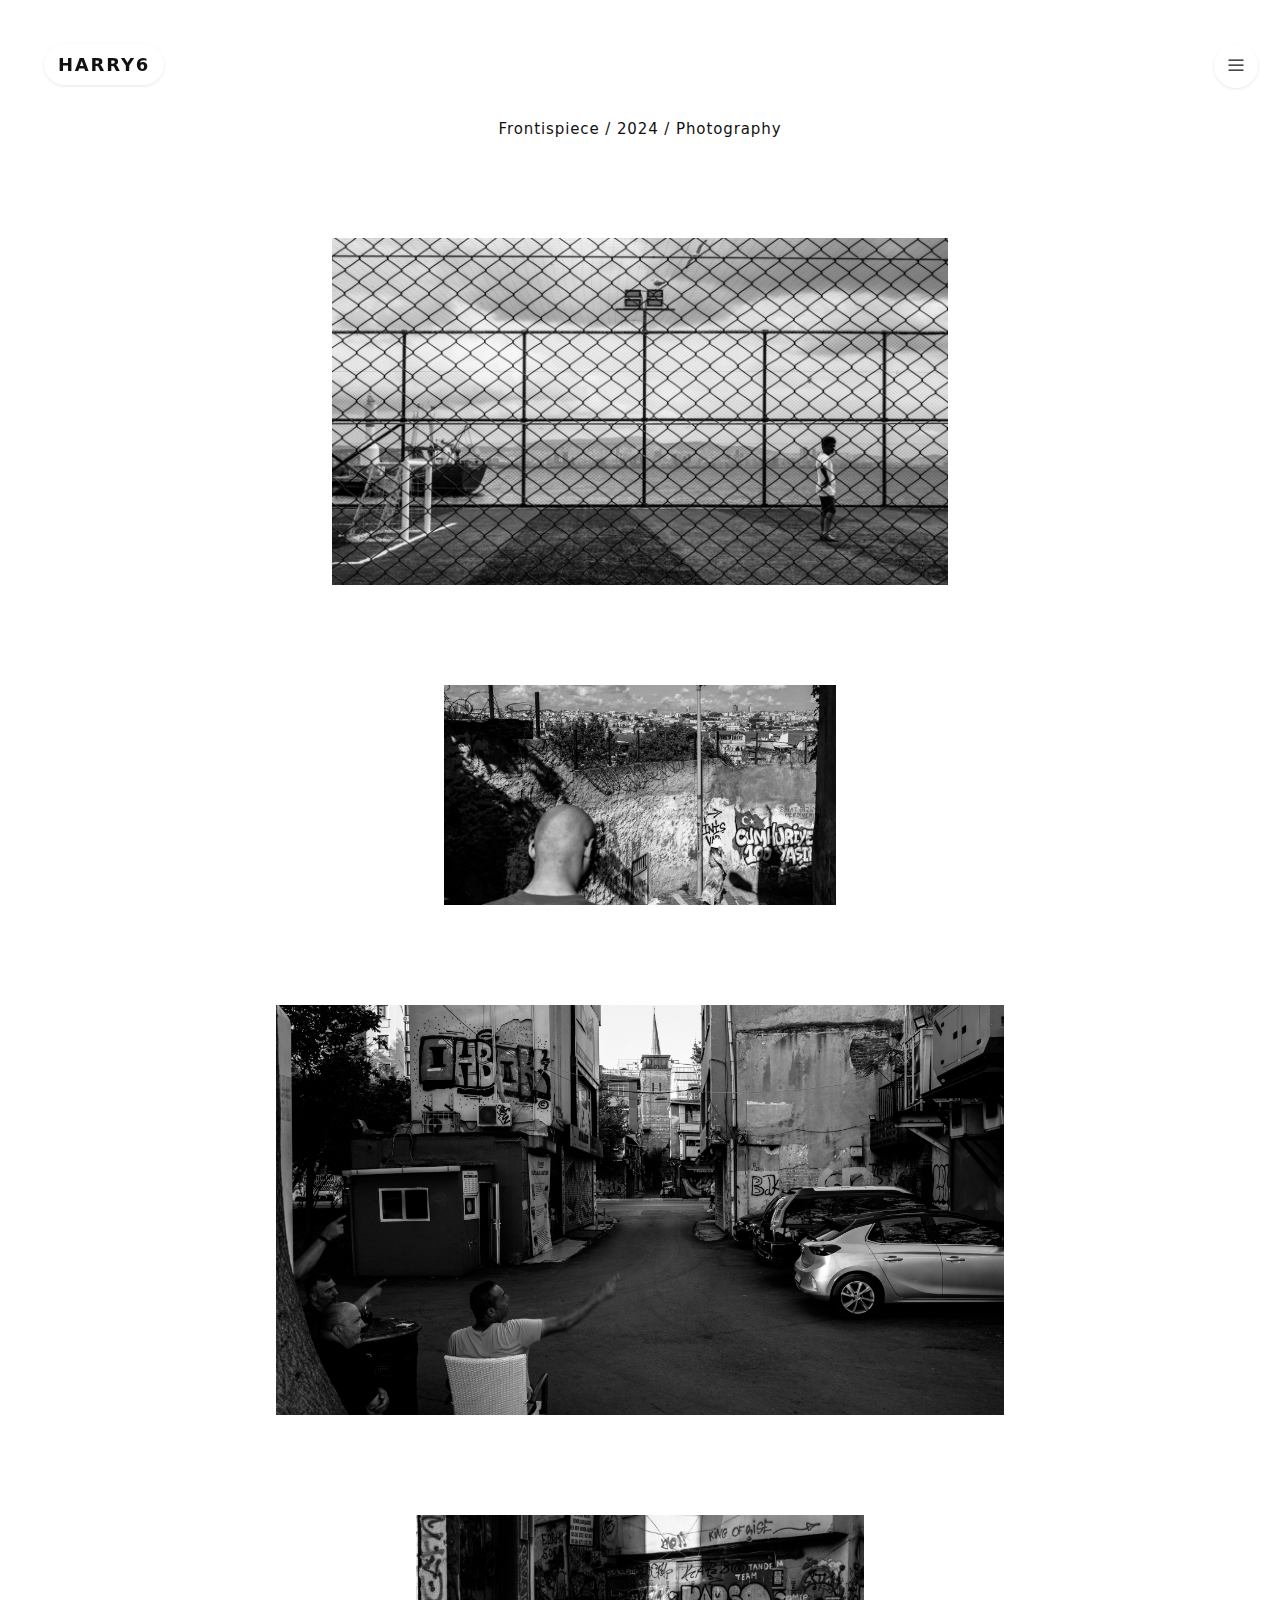
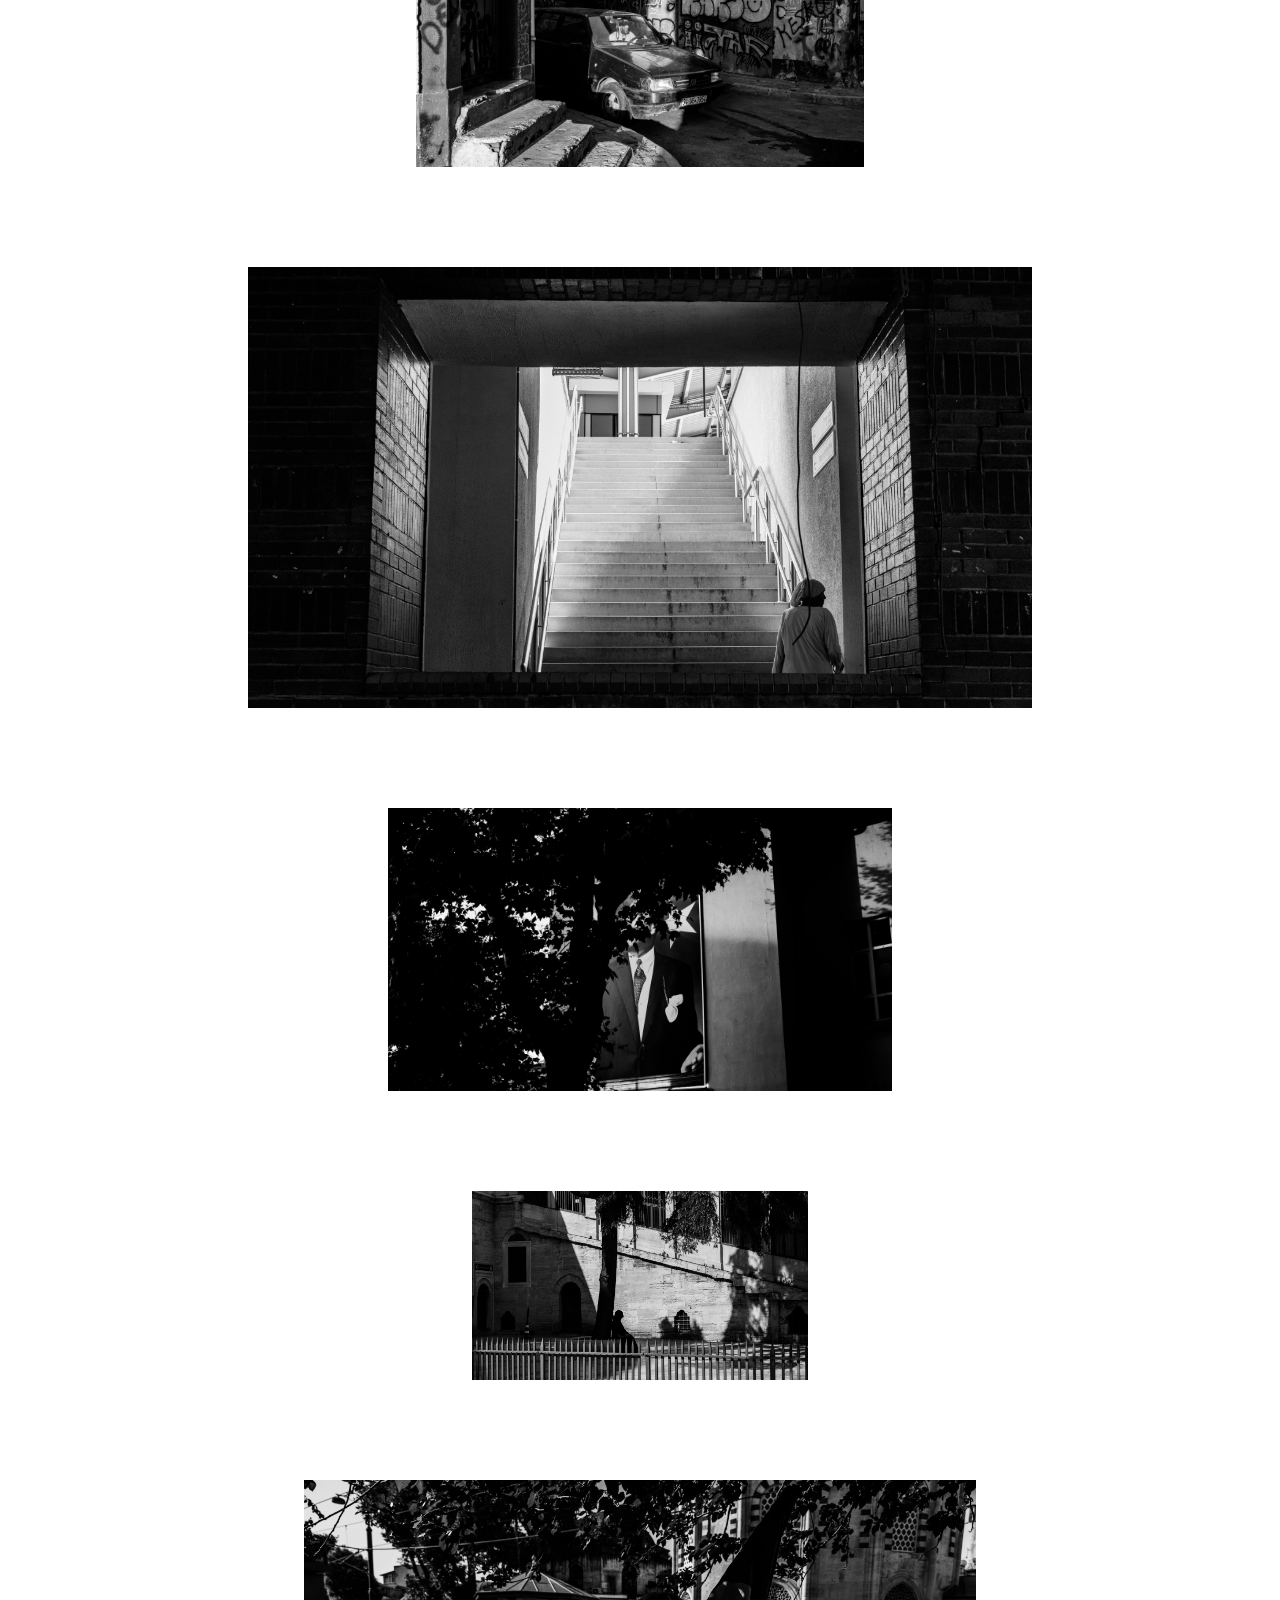
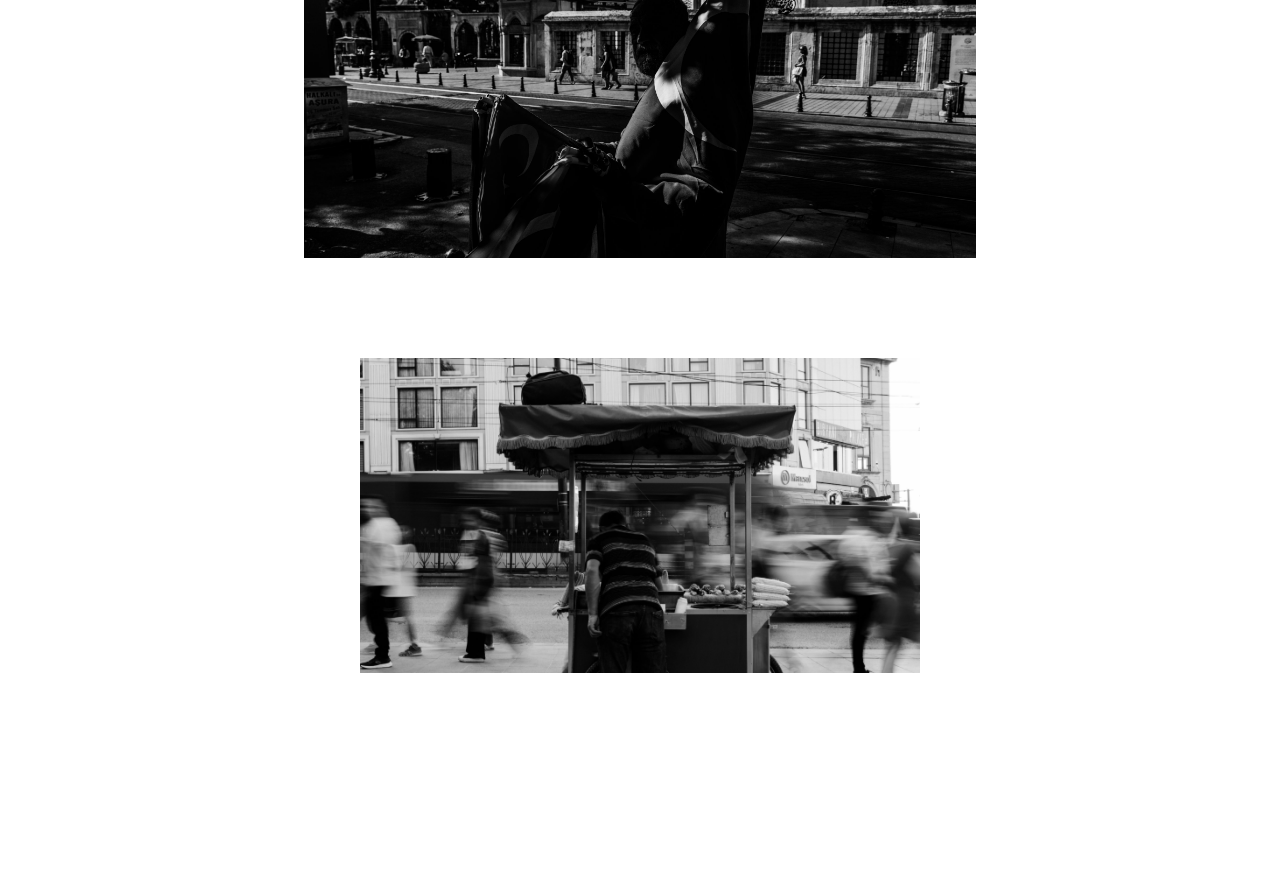
<file: projects/frontispiece/index.html>
<!doctype html>
<html lang="en">
<head>
  <meta charset="utf-8" />
  <meta name="viewport" content="width=device-width, initial-scale=1" />
  <title>Frontispiece (2024) — HARRY6</title>

  <style>
    :root{
      --text:#111;
      --muted: rgba(0,0,0,.48);
      --line: rgba(0,0,0,.10);
      --leftPad: 56px;
    }
    *{ box-sizing:border-box; }
    html, body{
      margin:0;
      background:#fff;
      color:var(--text);
      font-family: ui-sans-serif, system-ui, -apple-system, "Segoe UI", Roboto, Arial, "PingFang SC","Microsoft YaHei", sans-serif;
    }

    /* brand */
    .brand{
      position:fixed;
      top:44px;
      left:var(--leftPad);
      margin-left:-12px;
      z-index:1000;
      text-decoration:none;
      color:var(--text);
      font-weight:600;
      font-size:18px;
      letter-spacing:.10em;
      text-transform:uppercase;
      padding: 10px 14px;
      border-radius: 999px;
      background: rgba(255,255,255,0.85);
      box-shadow: 0 1px 3px rgba(0,0,0,0.1);
      transition: opacity .15s ease, box-shadow .15s ease;
    }
    .brand:hover{
      opacity:.78;
      box-shadow: 0 2px 6px rgba(0,0,0,0.15);
    }

    /* 顶部菜单按钮 */
    .menuToggle{
      display:none;
      position:fixed;
      top:44px;
      right:22px;
      width:44px;
      height:44px;
      border:none;
      background: rgba(255,255,255,0.85);
      border-radius: 999px;
      cursor:pointer;
      z-index:1001;
      box-shadow: 0 1px 3px rgba(0,0,0,0.1);
      transition: opacity .15s ease;
    }
    .menuToggle:hover{
      opacity:.75;
    }
    .menuToggle svg{
      width:20px;
      height:20px;
      stroke:var(--text);
      stroke-width:1.5;
      fill:none;
    }

    /* nav */
    .nav{
      position:fixed;
      left:var(--leftPad);
      top:50%;
      transform:translateY(-50%);
      z-index:1000;
      user-select:none;
    }
    .navItem{ margin: 18px 0; }

    .navBtn{
      display:inline-block;
      cursor:pointer;
      border:none;
      background: rgba(255,255,255,0.85);
      padding: 10px 12px;
      margin-left:-12px;
      font-size:15px;
      letter-spacing:.24em;
      text-transform:uppercase;
      color:var(--text);
      border-radius: 999px;
      box-shadow: 0 1px 3px rgba(0,0,0,0.1);
    }
    .navBtn:hover{
      color:var(--text);
      background: rgba(255,255,255,0.95);
      box-shadow: 0 2px 6px rgba(0,0,0,0.15);
    }
    .navBtn.is-active{ color:var(--text); }

    /* 主容器 */
    .container{
      padding-top: 120px;
      padding-bottom: 120px;
      min-height: 100vh;
    }

    /* 系列标题 */
    .seriesHeader{
      text-align: center;
      margin-bottom: 100px;
      padding: 0 40px;
    }
    .seriesHeader h1{
      font-size: 15px;
      font-weight: 500;
      letter-spacing: .06em;
      margin: 0;
      color: var(--text);
    }

    /* 自由散落式排版 */
    .magazineScroll{
      max-width: 1200px;
      margin: 0 auto;
      padding: 0 40px;
    }

    .magazineItem{
      margin-bottom: 100px;
      text-align: center;
    }

    .magazineItem img{
      width: 100%;
      height: auto;
      display: block;
      margin: 0 auto;
    }

    /* 9张图不同宽度 */
    .magazineItem:nth-child(1) img{ width: 55%; }
    .magazineItem:nth-child(2) img{ width: 35%; }
    .magazineItem:nth-child(3) img{ width: 65%; }
    .magazineItem:nth-child(4) img{ width: 40%; }
    .magazineItem:nth-child(5) img{ width: 70%; }
    .magazineItem:nth-child(6) img{ width: 45%; }
    .magazineItem:nth-child(7) img{ width: 30%; }
    .magazineItem:nth-child(8) img{ width: 60%; }
    .magazineItem:nth-child(9) img{ width: 50%; }

    /* email */
    .emailWrap{
      position:fixed;
      left:50%;
      bottom:28px;
      transform:translateX(-50%);
      z-index:1000;
      font-size:13px;
      letter-spacing:.06em;
      color:var(--muted);
      text-align: center;
      opacity: 0;
      pointer-events: none;
      transition: opacity 0.3s ease;
    }
    .emailWrap.visible{
      opacity: 1;
      pointer-events: auto;
    }
    .emailCopy{
      cursor:pointer;
      padding: 6px 10px;
      border:1px solid transparent;
      border-radius:999px;
      transition: border-color .15s ease, color .15s ease;
    }
    .emailCopy:hover{
      border-color: var(--line);
      color: var(--text);
    }

    .toast{
      position:absolute;
      left:100%;
      top:50%;
      transform: translate(10px,-50%);
      font-size:12px;
      color:rgba(0,0,0,.30);
      letter-spacing:.18em;
      text-transform:uppercase;
      opacity:0;
      transition: opacity .18s ease;
      pointer-events:none;
    }
    .toast.show{ opacity:1; }

    /* 小屏幕设备调整 */
    @media (max-width: 1024px){
      :root{
        --leftPad: 22px;
      }
      .brand{ top:22px; }
      .menuToggle{ top:22px; }
      .nav{ display: none; }
      .menuToggle{ display: block; }

      .container{
        padding-top: 80px;
        padding-bottom: 100px;
      }
      .seriesHeader{
        padding: 0 20px;
        margin-bottom: 60px;
      }
      .magazineScroll{
        padding: 0 20px;
      }
      .magazineItem{
        margin-bottom: 60px;
      }
      /* 小屏幕统一宽度 */
      .magazineItem img{
        width: 75% !important;
      }
    }

    /* 手机端 */
    @media (max-width: 600px){
      .magazineItem img{
        width: 85% !important;
      }
    }

    /* 全屏菜单 */
    .fullscreenMenu{
      display: none;
      position: fixed;
      top: 0;
      left: 0;
      width: 100vw;
      height: 100vh;
      background: #fff;
      z-index: 2000;
      opacity: 0;
      pointer-events: none;
      transition: opacity 0.3s ease;
      overflow-y: auto;
      padding: 80px 32px 32px;
    }
    .fullscreenMenu.is-open{
      opacity: 1;
      pointer-events: auto;
    }

    .menuCloseBtn{
      position: absolute;
      top: 32px;
      right: 32px;
      width: 44px;
      height: 44px;
      border: none;
      background: none;
      cursor: pointer;
      font-size: 32px;
      color: #000;
      line-height: 1;
      padding: 0;
    }
    .menuCloseBtn:hover{
      opacity: 0.6;
    }

    .menuCategoryTitle{
      font-size: 48px;
      font-weight: 300;
      letter-spacing: 0.02em;
      color: #000;
      padding: 32px 0 16px 0;
      margin: 0;
      border-bottom: 1px solid rgba(0,0,0,0.1);
      text-decoration: none;
      display: block;
    }
    .menuCategoryTitle:hover{
      opacity: 0.7;
    }

    .menuItem{
      display: block;
      font-size: 18px;
      font-weight: 400;
      letter-spacing: 0.04em;
      color: rgba(0,0,0,0.7);
      padding: 16px 0 16px 24px;
      text-decoration: none;
      transition: all 0.2s ease;
    }
    .menuItem:hover{
      color: #000;
      padding-left: 32px;
    }
    .menuItem .year{
      color: rgba(0,0,0,0.4);
      font-size: 14px;
      margin-left: 0.5em;
    }

    /* 全平台统一全屏菜单 */
    @media (min-width: 1025px){
      .menuToggle{
        display: block !important;
      }
      .nav{
        display: none !important;
      }
      .fullscreenMenu{
        display: block !important;
      }
    }

    @media (min-width: 768px) and (max-width: 1024px){
      .menuToggle{
        display: block !important;
      }
      .nav{
        display: none !important;
      }
      .fullscreenMenu{
        display: block !important;
      }
    }

    @media (max-width: 767px){
      .fullscreenMenu{
        display: block !important;
      }
      .menuToggle{
        display: block !important;
      }
    }
  </style>
</head>

<body>

  <a class="brand" href="../../">HARRY6</a>

  <nav class="nav" aria-label="Primary">
    <div class="navItem" data-menu="projects"><button class="navBtn" type="button">PROJECTS</button></div>
    <div class="navItem" data-menu="images"><button class="navBtn" type="button">IMAGES</button></div>
    <div class="navItem" data-menu="about"><button class="navBtn" type="button">ABOUT</button></div>
  </nav>

  <button class="menuToggle" id="menuToggle" aria-label="Menu">
    <svg viewBox="0 0 24 24">
      <path d="M3 12h18M3 6h18M3 18h18"/>
    </svg>
  </button>

  <div class="container">
    <div class="seriesHeader">
      <h1>Frontispiece / 2024 / Photography</h1>
    </div>

    <div class="magazineScroll">
      <div class="magazineItem">
        <img src="../../assets/frontispiece/01.jpg" alt="Frontispiece No.1">
      </div>

      <div class="magazineItem">
        <img src="../../assets/frontispiece/02.jpg" alt="Frontispiece No.2">
      </div>

      <div class="magazineItem">
        <img src="../../assets/frontispiece/03.jpg" alt="Frontispiece No.3">
      </div>

      <div class="magazineItem">
        <img src="../../assets/frontispiece/04.jpg" alt="Frontispiece No.4">
      </div>

      <div class="magazineItem">
        <img src="../../assets/frontispiece/05.jpg" alt="Frontispiece No.5">
      </div>

      <div class="magazineItem">
        <img src="../../assets/frontispiece/06.jpg" alt="Frontispiece No.6">
      </div>

      <div class="magazineItem">
        <img src="../../assets/frontispiece/07.jpg" alt="Frontispiece No.7">
      </div>

      <div class="magazineItem">
        <img src="../../assets/frontispiece/08.jpg" alt="Frontispiece No.8">
      </div>

      <div class="magazineItem">
        <img src="../../assets/frontispiece/09.jpg" alt="Frontispiece No.9">
      </div>
    </div>
  </div>

  <div class="emailWrap">
    <span id="emailCopy" class="emailCopy" title="Click to copy">wenhao_liu888@163.com</span>
    <span id="toast" class="toast">COPIED</span>
  </div>

  <script>
    const REPO = location.pathname.split("/").filter(Boolean).length > 2 ? "/" + location.pathname.split("/")[1] + "/" : "/";
    const BASE = REPO;

    const PROJECTS = [
      { title: "Yellow River", year: "2025", href: BASE + "projects/yellow-river/" },
      { title: "Frontispiece", year: "2024", href: BASE + "projects/frontispiece/" },
      { title: "Formless Buddha", year: "2023", href: BASE + "projects/formless-buddha/" },
      { title: "Yellow", year: "2021", href: BASE + "projects/yellow/" }
    ];

    const IMAGES = [
      { title: "Yellow River", year: "2025", href: BASE + "images/" }
    ];

    const IMAGES_HREF = BASE + "images/";
    const ABOUT_HREF = BASE + "about/";

    const isTouchDevice = 'ontouchstart' in window || navigator.maxTouchPoints > 0;
    const isIPad = window.innerWidth >= 768 && window.innerWidth <= 1024;

    const panel = document.createElement('div');
    panel.className = 'panel';
    panel.role = 'dialog';
    panel.setAttribute('aria-hidden', 'true');
    panel.innerHTML = '<ul class="panelList"></ul>';
    document.body.appendChild(panel);

    const panelList = panel.querySelector('.panelList');
    const items = Array.from(document.querySelectorAll('.navItem'));
    const btns = Array.from(document.querySelectorAll('.navBtn'));

    let activeKey = null;
    let closeTimer = null;

    function setActiveButton(key){
      btns.forEach(b => b.classList.remove('is-active'));
      const item = items.find(i => i.dataset.menu === key);
      if(item) item.querySelector('.navBtn').classList.add('is-active');
    }

    function renderList(list){
      panelList.innerHTML = list.map(it => `
        <li>
          <a class="panelLink" href="${it.href}">
            ${it.title} <span class="year">— ${it.year}</span>
          </a>
        </li>
      `).join('');
    }

    function positionPanelNearButton(btn){
      const r = btn.getBoundingClientRect();
      const gap = 14;
      let left = Math.round(r.right + gap);
      let top  = Math.round(r.top + r.height/2);

      panel.style.top = `${top}px`;
      panel.style.transform = 'translateY(-50%)';

      const panelWidth = Math.min(panel.offsetWidth || 360, window.innerWidth - 24);
      if(left + panelWidth + 12 > window.innerWidth){
        left = Math.round(r.left - gap - panelWidth);
      }
      left = Math.max(12, left);
      panel.style.left = `${left}px`;
    }

    function openPanelFor(key, btn){
      clearTimeout(closeTimer);
      activeKey = key;
      setActiveButton(key);

      if(key === 'projects') renderList(PROJECTS);

      panel.classList.add('is-open');
      panel.setAttribute('aria-hidden','false');
      requestAnimationFrame(() => positionPanelNearButton(btn));
    }

    function closePanel(){
      activeKey = null;
      btns.forEach(b => b.classList.remove('is-active'));
      panel.classList.remove('is-open');
      panel.setAttribute('aria-hidden','true');
    }

    function scheduleClose(){
      clearTimeout(closeTimer);
      closeTimer = setTimeout(closePanel, 220);
    }

    items.forEach(item => {
      const key = item.dataset.menu;
      const btn = item.querySelector('.navBtn');

      if((!isTouchDevice || isIPad) && key === 'projects'){
        item.addEventListener('mouseenter', () => openPanelFor(key, btn));
        item.addEventListener('mouseleave', scheduleClose);
      }

      if(isIPad || !isTouchDevice){
        btn.addEventListener('click', (e) => {
          if(key === 'images'){
            window.location.href = IMAGES_HREF;
            e.preventDefault();
            return;
          }
          if(key === 'about'){
            window.location.href = ABOUT_HREF;
            e.preventDefault();
            return;
          }
          if(panel.classList.contains('is-open') && activeKey === key){
            closePanel();
          }else{
            openPanelFor(key, btn);
          }
          e.preventDefault();
        });
      }else{
        btn.addEventListener('touchstart', (e) => {
          if(key === 'images'){
            window.location.href = IMAGES_HREF;
            return;
          }
          if(key === 'about'){
            window.location.href = ABOUT_HREF;
            return;
          }
          if(panel.classList.contains('is-open') && activeKey === key){
            closePanel();
          }else{
            openPanelFor(key, btn);
          }
        }, {passive: true});
      }
    });

    if(!isTouchDevice || isIPad){
      panel.addEventListener('mouseenter', () => clearTimeout(closeTimer));
      panel.addEventListener('mouseleave', scheduleClose);
    }

    if(isTouchDevice && !isIPad){
      document.addEventListener('touchstart', (e) => {
        const isNav = e.target.closest('.nav');
        const isPanel = e.target.closest('.panel');
        if(!isNav && !isPanel && panel.classList.contains('is-open')) closePanel();
      });
    }else{
      document.addEventListener('mousedown', (e) => {
        const isNav = e.target.closest('.nav');
        const isPanel = e.target.closest('.panel');
        if(!isNav && !isPanel && panel.classList.contains('is-open')) closePanel();
      });
    }

    document.addEventListener('keydown', (e) => {
      if(e.key === 'Escape' && panel.classList.contains('is-open')) closePanel();
    });

    // 邮箱复制
    const emailEl = document.getElementById('emailCopy');
    const toast = document.getElementById('toast');
    let toastTimer = null;

    async function copyEmail(){
      const text = emailEl.textContent.trim();
      try{
        await navigator.clipboard.writeText(text);
      }catch(err){
        const ta = document.createElement('textarea');
        ta.value = text;
        document.body.appendChild(ta);
        ta.select();
        document.execCommand('copy');
        document.body.removeChild(ta);
      }
      toast.classList.add('show');
      clearTimeout(toastTimer);
      toastTimer = setTimeout(()=>toast.classList.remove('show'), 900);
    }
    emailEl.addEventListener('click', copyEmail);

    // 邮箱隐藏 - 滚到底部显示
    const emailWrap = document.querySelector('.emailWrap');
    if(emailWrap){
      const trigger = document.createElement('div');
      trigger.className = 'footer-trigger';
      trigger.style.height = '1px';
      document.body.appendChild(trigger);

      const observer = new IntersectionObserver((entries) => {
        entries.forEach(entry => {
          if(entry.isIntersecting){
            emailWrap.classList.add('visible');
          } else {
            emailWrap.classList.remove('visible');
          }
        });
      }, { threshold: 0.1 });
      observer.observe(trigger);
    }
  </script>

  <style>
    .panel{
      position:fixed;
      width: 360px;
      max-width: calc(100vw - 24px);
      background:#fff;
      border:1px solid var(--line);
      padding: 18px;
      z-index:1001;
      opacity:0;
      pointer-events:none;
      transform: translateY(-8px);
      transition: opacity .14s ease, transform .14s ease;
    }
    .panel.is-open{
      opacity:1;
      pointer-events:auto;
      transform: translateY(0);
    }
    .panel::before{
      content:"";
      position:absolute;
      left:-18px;
      top:0;
      width:18px;
      height:100%;
      background:transparent;
    }
    .panelList{ list-style:none; padding:0; margin:0; }
    .panelList li{ margin: 10px 0; }
    .panelLink{
      text-decoration:none;
      color:var(--text);
      font-size:16px;
      letter-spacing:.02em;
      display:inline-block;
      padding: 6px 4px;
    }
    .panelLink:hover{ opacity:.75; }
    .panelLink .year{
      color:var(--muted);
      margin-left:.35em;
      letter-spacing:.06em;
    }
  </style>

  <!-- 全屏菜单 -->
  <div class="fullscreenMenu" id="fullscreenMenu">
    <button class="menuCloseBtn" id="menuCloseBtn" aria-label="Close menu">&times;</button>

    <h2 class="menuCategoryTitle">PROJECTS</h2>
    <a class="menuItem" href="projects/yellow-river/">Yellow River <span class="year">(2025)</span></a>
    <a class="menuItem" href="projects/frontispiece/">Frontispiece <span class="year">(2024)</span></a>
    <a class="menuItem" href="projects/formless-buddha/">Formless Buddha <span class="year">(2023)</span></a>
    <a class="menuItem" href="projects/yellow/">Yellow <span class="year">(2021)</span></a>

    <a class="menuCategoryTitle" href="../../images/">IMAGES</a>

    <a class="menuCategoryTitle" href="../../about/">ABOUT</a>
  </div>

  <script>
    // 确保 DOM 加载完成后执行
    document.addEventListener('DOMContentLoaded', function() {
      const menuToggle = document.getElementById('menuToggle');
      const fullscreenMenu = document.getElementById('fullscreenMenu');
      const menuCloseBtn = document.getElementById('menuCloseBtn');

      if(menuToggle && fullscreenMenu){
        const pathParts = location.pathname.split("/").filter(Boolean);
        const BASE = pathParts.length > 0 ? "/" + pathParts[0] + "/" : "/";

        // 同时处理 menuItem 和 menuCategoryTitle
        const menuItems = fullscreenMenu.querySelectorAll('.menuItem, .menuCategoryTitle');
        menuItems.forEach(function(item) {
          // 检查是否为 A 标签
          if(item.tagName && item.tagName.toUpperCase() === 'A'){
            const currentHref = item.getAttribute('href');
            if (currentHref && !currentHref.startsWith('/')) {
              var finalHref = BASE + currentHref;
              item.setAttribute('href', finalHref);

              // 添加点击事件确保跳转
              item.addEventListener('click', function(e) {
                e.preventDefault();
                e.stopPropagation();
                window.location.href = finalHref;
              });
            }
          }
        });

        menuToggle.addEventListener('click', function(e) {
          e.stopPropagation();
          fullscreenMenu.classList.add('is-open');
          document.body.style.overflow = 'hidden';
        });

        menuCloseBtn.addEventListener('click', function() {
          fullscreenMenu.classList.remove('is-open');
          document.body.style.overflow = '';
        });

        fullscreenMenu.addEventListener('click', function(e) {
          if(e.target === fullscreenMenu){
            fullscreenMenu.classList.remove('is-open');
            document.body.style.overflow = '';
          }
        });
      }
    });
  </script>

</body>
</html>
</file>
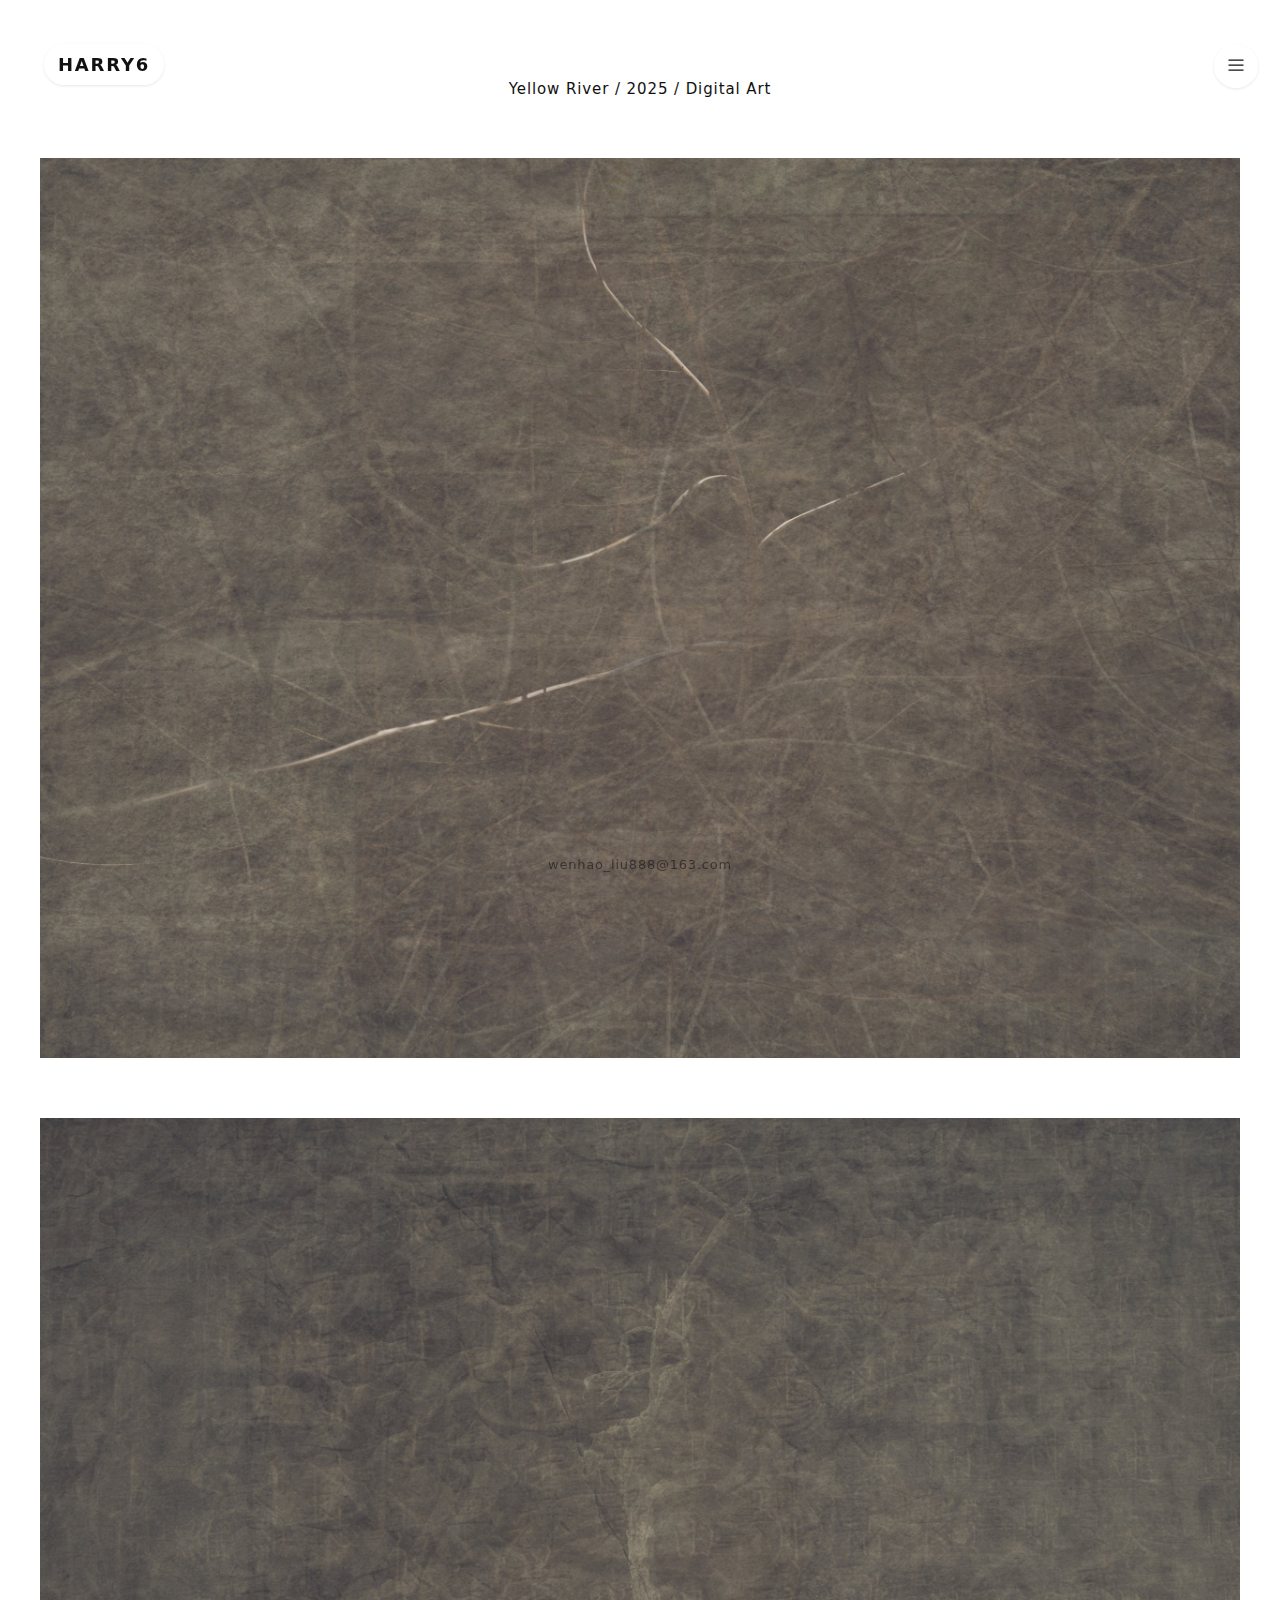
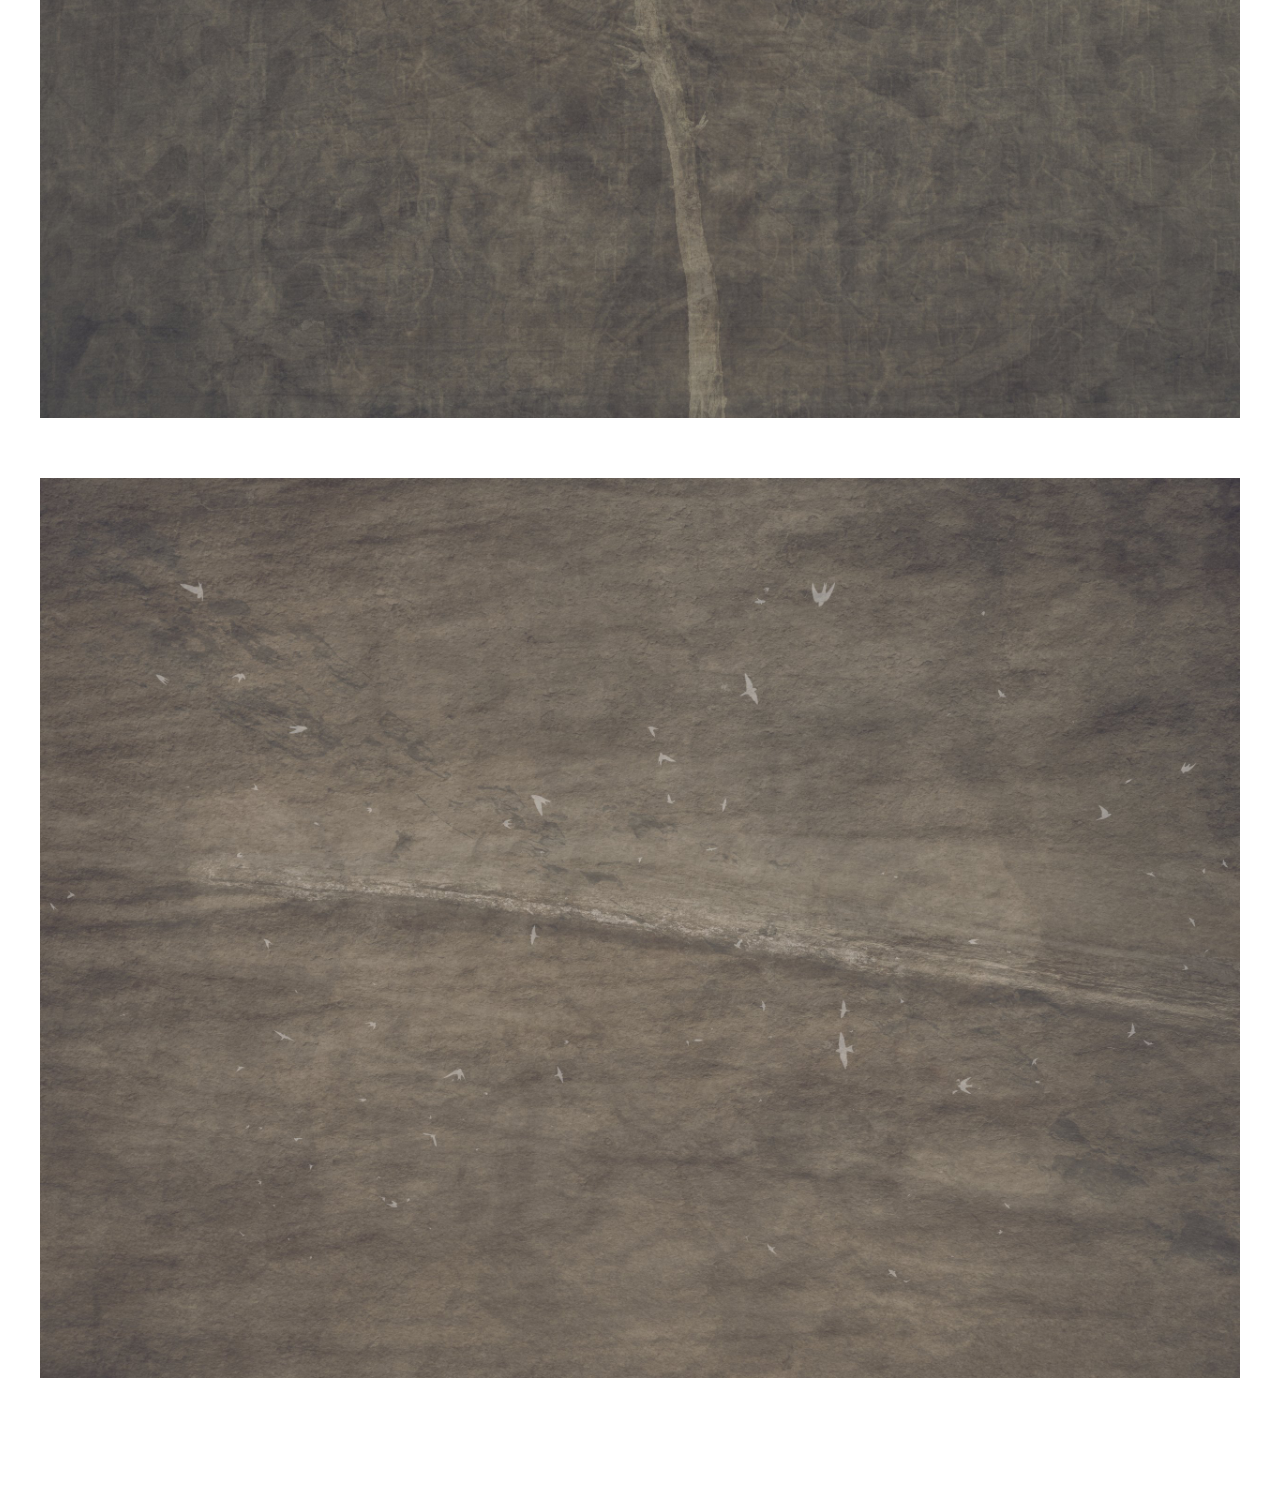
<file: projects/yellow-river/index.html>
<!doctype html>
<html lang="en">
<head>
  <meta charset="utf-8" />
  <meta name="viewport" content="width=device-width, initial-scale=1" />
  <title>Yellow River (2025) — HARRY6</title>

  <style>
    :root{
      --text:#111;
      --muted: rgba(0,0,0,.48);
      --line: rgba(0,0,0,.10);
      --leftPad: 56px;
    }
    *{ box-sizing:border-box; }
    html, body{
      margin:0;
      background:#fff;
      color:var(--text);
      font-family: ui-sans-serif, system-ui, -apple-system, "Segoe UI", Roboto, Arial, "PingFang SC","Microsoft YaHei", sans-serif;
    }

    /* brand */
    .brand{
      position:fixed;
      top:44px;
      left:var(--leftPad);
      margin-left:-12px;
      z-index:1000;
      text-decoration:none;
      color:var(--text);
      font-weight:600;
      font-size:18px;
      letter-spacing:.10em;
      text-transform:uppercase;
      padding: 10px 14px;
      border-radius: 999px;
      background: rgba(255,255,255,0.85);
      box-shadow: 0 1px 3px rgba(0,0,0,0.1);
      transition: opacity .15s ease, box-shadow .15s ease;
    }
    .brand:hover{
      opacity:.78;
      box-shadow: 0 2px 6px rgba(0,0,0,0.15);
    }

    /* 顶部菜单按钮 */
    .menuToggle{
      display:none;
      position:fixed;
      top:44px;
      right:22px;
      width:44px;
      height:44px;
      border:none;
      background: rgba(255,255,255,0.85);
      border-radius: 999px;
      cursor:pointer;
      z-index:1001;
      box-shadow: 0 1px 3px rgba(0,0,0,0.1);
      transition: opacity .15s ease;
    }
    .menuToggle:hover{
      opacity:.75;
    }
    .menuToggle svg{
      width:20px;
      height:20px;
      stroke:var(--text);
      stroke-width:1.5;
      fill:none;
    }

    /* nav */
    .nav{
      position:fixed;
      left:var(--leftPad);
      top:50%;
      transform:translateY(-50%);
      z-index:1000;
      user-select:none;
    }
    .navItem{ margin: 18px 0; }

    .navBtn{
      display:inline-block;
      cursor:pointer;
      border:none;
      background: rgba(255,255,255,0.85);
      padding: 10px 12px;
      margin-left:-12px;
      font-size:15px;
      letter-spacing:.24em;
      text-transform:uppercase;
      color:var(--text);
      border-radius: 999px;
      box-shadow: 0 1px 3px rgba(0,0,0,0.1);
    }
    .navBtn:hover{
      color:var(--text);
      background: rgba(255,255,255,0.95);
      box-shadow: 0 2px 6px rgba(0,0,0,0.15);
    }
    .navBtn.is-active{ color:var(--text); }

    /* 主容器 */
    .container{
      padding-top: 80px;
      padding-bottom: 120px;
      min-height: 100vh;
    }

    /* 系列标题 */
    .seriesHeader{
      text-align: center;
      margin-bottom: 60px;
      padding: 0 40px;
    }
    .seriesHeader h1{
      font-size: 15px;
      font-weight: 500;
      letter-spacing: .06em;
      margin: 0;
      color: var(--text);
    }

    /* 图片展示区 - 纵向滚动 */
    .galleryScroll{
      display: flex;
      flex-direction: column;
      align-items: center;
      gap: 60px;
      padding: 0 40px;
    }

    .galleryScroll img{
      max-width: 100%;
      height: auto;
      display: block;
    }

    /* email */
    .emailWrap{
      position:fixed;
      left:50%;
      bottom:28px;
      transform:translateX(-50%);
      z-index:1000;
      font-size:13px;
      letter-spacing:.06em;
      color:var(--muted);
      text-align: center;
    }
    .emailCopy{
      cursor:pointer;
      padding: 6px 10px;
      border:1px solid transparent;
      border-radius:999px;
      transition: border-color .15s ease, color .15s ease;
    }
    .emailCopy:hover{
      border-color: var(--line);
      color: var(--text);
    }

    .toast{
      position:absolute;
      left:100%;
      top:50%;
      transform: translate(10px,-50%);
      font-size:12px;
      color:rgba(0,0,0,.30);
      letter-spacing:.18em;
      text-transform:uppercase;
      opacity:0;
      transition: opacity .18s ease;
      pointer-events:none;
    }
    .toast.show{ opacity:1; }

    /* 小屏幕设备调整 */
    @media (max-width: 1024px){
      :root{
        --leftPad: 22px;
      }
      .brand{ top:22px; }
      .menuToggle{ top:22px; }
      .nav{ display: none; }
      .menuToggle{ display: block; }

      .container{
        padding-top: 60px;
        padding-bottom: 100px;
      }
      .seriesHeader{
        padding: 0 20px;
        margin-bottom: 40px;
      }
      .galleryScroll{
        padding: 0 20px;
        gap: 40px;
      }
    }

    /* 全屏菜单 */
    .fullscreenMenu{
      display: none;
      position: fixed;
      top: 0;
      left: 0;
      width: 100vw;
      height: 100vh;
      background: #fff;
      z-index: 2000;
      opacity: 0;
      pointer-events: none;
      transition: opacity 0.3s ease;
      overflow-y: auto;
      padding: 80px 32px 32px;
    }
    .fullscreenMenu.is-open{
      opacity: 1;
      pointer-events: auto;
    }

    .menuCloseBtn{
      position: absolute;
      top: 32px;
      right: 32px;
      width: 44px;
      height: 44px;
      border: none;
      background: none;
      cursor: pointer;
      font-size: 32px;
      color: #000;
      line-height: 1;
      padding: 0;
    }
    .menuCloseBtn:hover{
      opacity: 0.6;
    }

    .menuCategoryTitle{
      font-size: 48px;
      font-weight: 300;
      letter-spacing: 0.02em;
      color: #000;
      padding: 32px 0 16px 0;
      margin: 0;
      border-bottom: 1px solid rgba(0,0,0,0.1);
    }

    .menuItem{
      display: block;
      font-size: 18px;
      font-weight: 400;
      letter-spacing: 0.04em;
      color: rgba(0,0,0,0.7);
      padding: 16px 0 16px 24px;
      text-decoration: none;
      transition: all 0.2s ease;
    }
    .menuItem:hover{
      color: #000;
      padding-left: 32px;
    }
    .menuItem .year{
      color: rgba(0,0,0,0.4);
      font-size: 14px;
      margin-left: 0.5em;
    }

    /* 全平台统一全屏菜单 */
    @media (min-width: 1025px){
      .menuToggle{
        display: block !important;
      }
      .nav{
        display: none !important;
      }
      .fullscreenMenu{
        display: block !important;
      }
    }

    @media (min-width: 768px) and (max-width: 1024px){
      .menuToggle{
        display: block !important;
      }
      .nav{
        display: none !important;
      }
      .fullscreenMenu{
        display: block !important;
      }
    }

    @media (max-width: 767px){
      .fullscreenMenu{
        display: block !important;
      }
      .menuToggle{
        display: block !important;
      }
    }
  </style>
</head>

<body>

  <a class="brand" href="/">HARRY6</a>

  <nav class="nav" aria-label="Primary">
    <div class="navItem" data-menu="projects"><button class="navBtn" type="button">PROJECTS</button></div>
    <div class="navItem" data-menu="images"><button class="navBtn" type="button">IMAGES</button></div>
    <div class="navItem" data-menu="about"><button class="navBtn" type="button">ABOUT</button></div>
  </nav>

  <button class="menuToggle" id="menuToggle" aria-label="Menu">
    <svg viewBox="0 0 24 24">
      <path d="M3 12h18M3 6h18M3 18h18"/>
    </svg>
  </button>

  <div class="container">
    <div class="seriesHeader">
      <h1>Yellow River / 2025 / Digital Art</h1>
    </div>

    <div class="galleryScroll">
      <img src="../../assets/yellow-river/01.jpg" alt="Yellow River No.1">
      <img src="../../assets/yellow-river/02.jpg" alt="Yellow River No.2">
      <img src="../../assets/yellow-river/03.jpg" alt="Yellow River No.3">
    </div>
  </div>

  <div class="emailWrap">
    <span id="emailCopy" class="emailCopy" title="Click to copy">wenhao_liu888@163.com</span>
    <span id="toast" class="toast">COPIED</span>
  </div>

  <script>
    const REPO = location.pathname.split("/").filter(Boolean).length > 2 ? "/" + location.pathname.split("/")[1] + "/" : "/";
    const BASE = REPO;

    const PROJECTS = [
      { title: "Yellow River", year: "2025", href: BASE + "projects/yellow-river/" },
      { title: "Frontispiece", year: "2024", href: BASE + "projects/frontispiece/" },
      { title: "Formless Buddha", year: "2023", href: BASE + "projects/formless-buddha/" },
      { title: "Yellow", year: "2021", href: BASE + "projects/yellow/" }
    ];

    const IMAGES = [
      { title: "Yellow River", year: "2025", href: BASE + "images/" }
    ];

    const ABOUT_HREF = BASE + "about/";

    const isTouchDevice = 'ontouchstart' in window || navigator.maxTouchPoints > 0;
    const isIPad = window.innerWidth >= 768 && window.innerWidth <= 1024;

    const panel = document.createElement('div');
    panel.className = 'panel';
    panel.role = 'dialog';
    panel.setAttribute('aria-hidden', 'true');
    panel.innerHTML = '<ul class="panelList"></ul>';
    document.body.appendChild(panel);

    const panelList = panel.querySelector('.panelList');
    const items = Array.from(document.querySelectorAll('.navItem'));
    const btns = Array.from(document.querySelectorAll('.navBtn'));

    let activeKey = null;
    let closeTimer = null;

    function setActiveButton(key){
      btns.forEach(b => b.classList.remove('is-active'));
      const item = items.find(i => i.dataset.menu === key);
      if(item) item.querySelector('.navBtn').classList.add('is-active');
    }

    function renderList(list){
      panelList.innerHTML = list.map(it => `
        <li>
          <a class="panelLink" href="${it.href}">
            ${it.title} <span class="year">— ${it.year}</span>
          </a>
        </li>
      `).join('');
    }

    function positionPanelNearButton(btn){
      const r = btn.getBoundingClientRect();
      const gap = 14;
      let left = Math.round(r.right + gap);
      let top  = Math.round(r.top + r.height/2);

      panel.style.top = `${top}px`;
      panel.style.transform = 'translateY(-50%)';

      const panelWidth = Math.min(panel.offsetWidth || 360, window.innerWidth - 24);
      if(left + panelWidth + 12 > window.innerWidth){
        left = Math.round(r.left - gap - panelWidth);
      }
      left = Math.max(12, left);
      panel.style.left = `${left}px`;
    }

    function openPanelFor(key, btn){
      clearTimeout(closeTimer);
      activeKey = key;
      setActiveButton(key);

      if(key === 'projects') renderList(PROJECTS);
      if(key === 'images') renderList(IMAGES);

      panel.classList.add('is-open');
      panel.setAttribute('aria-hidden','false');
      requestAnimationFrame(() => positionPanelNearButton(btn));
    }

    function closePanel(){
      activeKey = null;
      btns.forEach(b => b.classList.remove('is-active'));
      panel.classList.remove('is-open');
      panel.setAttribute('aria-hidden','true');
    }

    function scheduleClose(){
      clearTimeout(closeTimer);
      closeTimer = setTimeout(closePanel, 220);
    }

    items.forEach(item => {
      const key = item.dataset.menu;
      const btn = item.querySelector('.navBtn');

      if((!isTouchDevice || isIPad) && (key === 'projects' || key === 'images')){
        item.addEventListener('mouseenter', () => openPanelFor(key, btn));
        item.addEventListener('mouseleave', scheduleClose);
      }

      if(isIPad || !isTouchDevice){
        btn.addEventListener('click', (e) => {
          if(key === 'about'){
            window.location.href = ABOUT_HREF;
            e.preventDefault();
            return;
          }
          if(panel.classList.contains('is-open') && activeKey === key){
            closePanel();
          }else{
            openPanelFor(key, btn);
          }
          e.preventDefault();
        });
      }else{
        btn.addEventListener('touchstart', (e) => {
          if(key === 'about'){
            window.location.href = ABOUT_HREF;
            return;
          }
          if(panel.classList.contains('is-open') && activeKey === key){
            closePanel();
          }else{
            openPanelFor(key, btn);
          }
        }, {passive: true});
      }
    });

    if(!isTouchDevice || isIPad){
      panel.addEventListener('mouseenter', () => clearTimeout(closeTimer));
      panel.addEventListener('mouseleave', scheduleClose);
    }

    if(isTouchDevice && !isIPad){
      document.addEventListener('touchstart', (e) => {
        const isNav = e.target.closest('.nav');
        const isPanel = e.target.closest('.panel');
        if(!isNav && !isPanel && panel.classList.contains('is-open')) closePanel();
      });
    }else{
      document.addEventListener('mousedown', (e) => {
        const isNav = e.target.closest('.nav');
        const isPanel = e.target.closest('.panel');
        if(!isNav && !isPanel && panel.classList.contains('is-open')) closePanel();
      });
    }

    document.addEventListener('keydown', (e) => {
      if(e.key === 'Escape' && panel.classList.contains('is-open')) closePanel();
    });

    // 邮箱复制
    const emailEl = document.getElementById('emailCopy');
    const toast = document.getElementById('toast');
    let toastTimer = null;

    async function copyEmail(){
      const text = emailEl.textContent.trim();
      try{
        await navigator.clipboard.writeText(text);
      }catch(err){
        const ta = document.createElement('textarea');
        ta.value = text;
        document.body.appendChild(ta);
        ta.select();
        document.execCommand('copy');
        document.body.removeChild(ta);
      }
      toast.classList.add('show');
      clearTimeout(toastTimer);
      toastTimer = setTimeout(()=>toast.classList.remove('show'), 900);
    }
    emailEl.addEventListener('click', copyEmail);
  </script>

  <style>
    .panel{
      position:fixed;
      width: 360px;
      max-width: calc(100vw - 24px);
      background:#fff;
      border:1px solid var(--line);
      padding: 18px;
      z-index:1001;
      opacity:0;
      pointer-events:none;
      transform: translateY(-8px);
      transition: opacity .14s ease, transform .14s ease;
    }
    .panel.is-open{
      opacity:1;
      pointer-events:auto;
      transform: translateY(0);
    }
    .panel::before{
      content:"";
      position:absolute;
      left:-18px;
      top:0;
      width:18px;
      height:100%;
      background:transparent;
    }
    .panelList{ list-style:none; padding:0; margin:0; }
    .panelList li{ margin: 10px 0; }
    .panelLink{
      text-decoration:none;
      color:var(--text);
      font-size:16px;
      letter-spacing:.02em;
      display:inline-block;
      padding: 6px 4px;
    }
    .panelLink:hover{ opacity:.75; }
    .panelLink .year{
      color:var(--muted);
      margin-left:.35em;
      letter-spacing:.06em;
    }
  </style>

  <!-- 全屏菜单 -->
  <div class="fullscreenMenu" id="fullscreenMenu">
    <button class="menuCloseBtn" id="menuCloseBtn" aria-label="Close menu">&times;</button>

    <h2 class="menuCategoryTitle">PROJECTS</h2>
    <a class="menuItem" href="../../projects/yellow-river/">Yellow River <span class="year">(2025)</span></a>
    <a class="menuItem" href="../../projects/frontispiece/">Frontispiece <span class="year">(2024)</span></a>
    <a class="menuItem" href="../../projects/formless-buddha/">Formless Buddha <span class="year">(2023)</span></a>
    <a class="menuItem" href="../../projects/yellow/">Yellow <span class="year">(2021)</span></a>

    <h2 class="menuCategoryTitle">IMAGES</h2>
    <a class="menuItem" href="../../images/">Images</a>

    <h2 class="menuCategoryTitle">ABOUT</h2>
    <a class="menuItem" href="../../about/">About</a>
  </div>

  <script>
    const menuToggle = document.getElementById('menuToggle');
    const fullscreenMenu = document.getElementById('fullscreenMenu');
    const menuCloseBtn = document.getElementById('menuCloseBtn');

    if(menuToggle && fullscreenMenu){
      // 获取网站根目录
      const pathParts = location.pathname.split("/").filter(Boolean);
      const BASE = pathParts.length > 0 ? "/" + pathParts[0] + "/" : "/";

      const menuItems = fullscreenMenu.querySelectorAll('.menuItem');
      menuItems.forEach(item => {
        const currentHref = item.getAttribute('href');
        // 修复所有相对路径
        if (currentHref && !currentHref.startsWith('/')) {
          item.setAttribute('href', BASE + currentHref);
        }
      });

      menuToggle.addEventListener('click', (e) => {
        e.stopPropagation();
        fullscreenMenu.classList.add('is-open');
        document.body.style.overflow = 'hidden';
      });

      menuCloseBtn.addEventListener('click', () => {
        fullscreenMenu.classList.remove('is-open');
        document.body.style.overflow = '';
      });

      fullscreenMenu.addEventListener('click', (e) => {
        if(e.target === fullscreenMenu){
          fullscreenMenu.classList.remove('is-open');
          document.body.style.overflow = '';
        }
      });
    }
  </script>

</body>
</html>
</file>
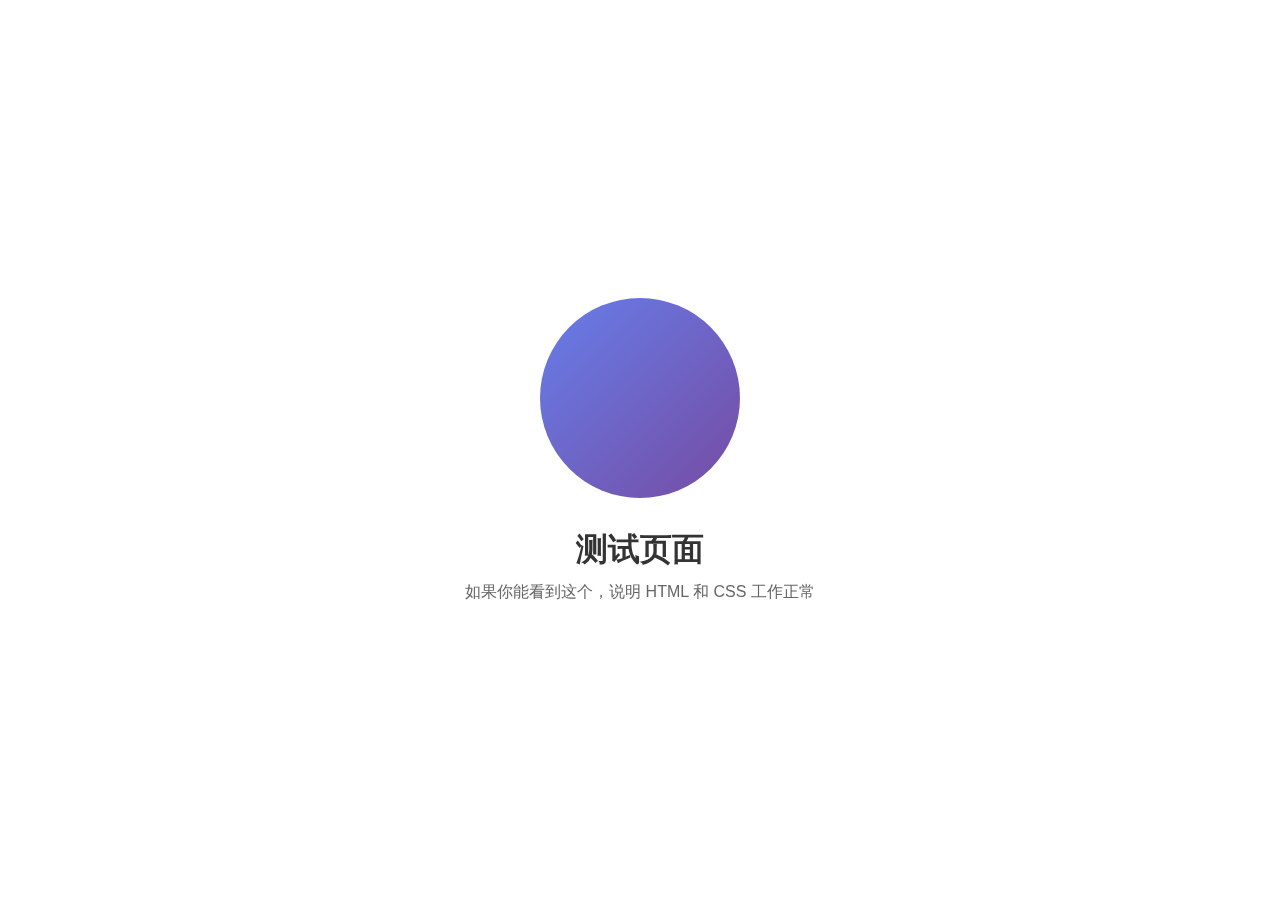
<file: test.html>
<!doctype html>
<html lang="en">
<head>
  <meta charset="utf-8" />
  <meta name="viewport" content="width=device-width, initial-scale=1" />
  <title>HARRY6 - Test</title>
  <style>
    * { box-sizing:border-box; }
    html, body {
      height:100%;
      margin:0;
      background:#fff;
      font-family: Arial, sans-serif;
    }
    #stage {
      position: fixed;
      inset: 0;
      display:flex;
      align-items:center;
      justify-content:center;
      z-index: 1;
    }
    .test-content {
      text-align: center;
    }
    .circle {
      width: 200px;
      height: 200px;
      background: linear-gradient(135deg, #667eea 0%, #764ba2 100%);
      border-radius: 50%;
      margin: 0 auto 30px;
      animation: pulse 2s ease-in-out infinite;
    }
    @keyframes pulse {
      0%, 100% { transform: scale(1); }
      50% { transform: scale(1.1); }
    }
    h1 {
      margin: 0 0 10px;
      font-size: 32px;
      color: #333;
    }
    p {
      margin: 0;
      font-size: 16px;
      color: #666;
    }
  </style>
</head>
<body>
  <div id="stage">
    <div class="test-content">
      <div class="circle"></div>
      <h1>测试页面</h1>
      <p>如果你能看到这个，说明 HTML 和 CSS 工作正常</p>
    </div>
  </div>
</body>
</html>
</file>
